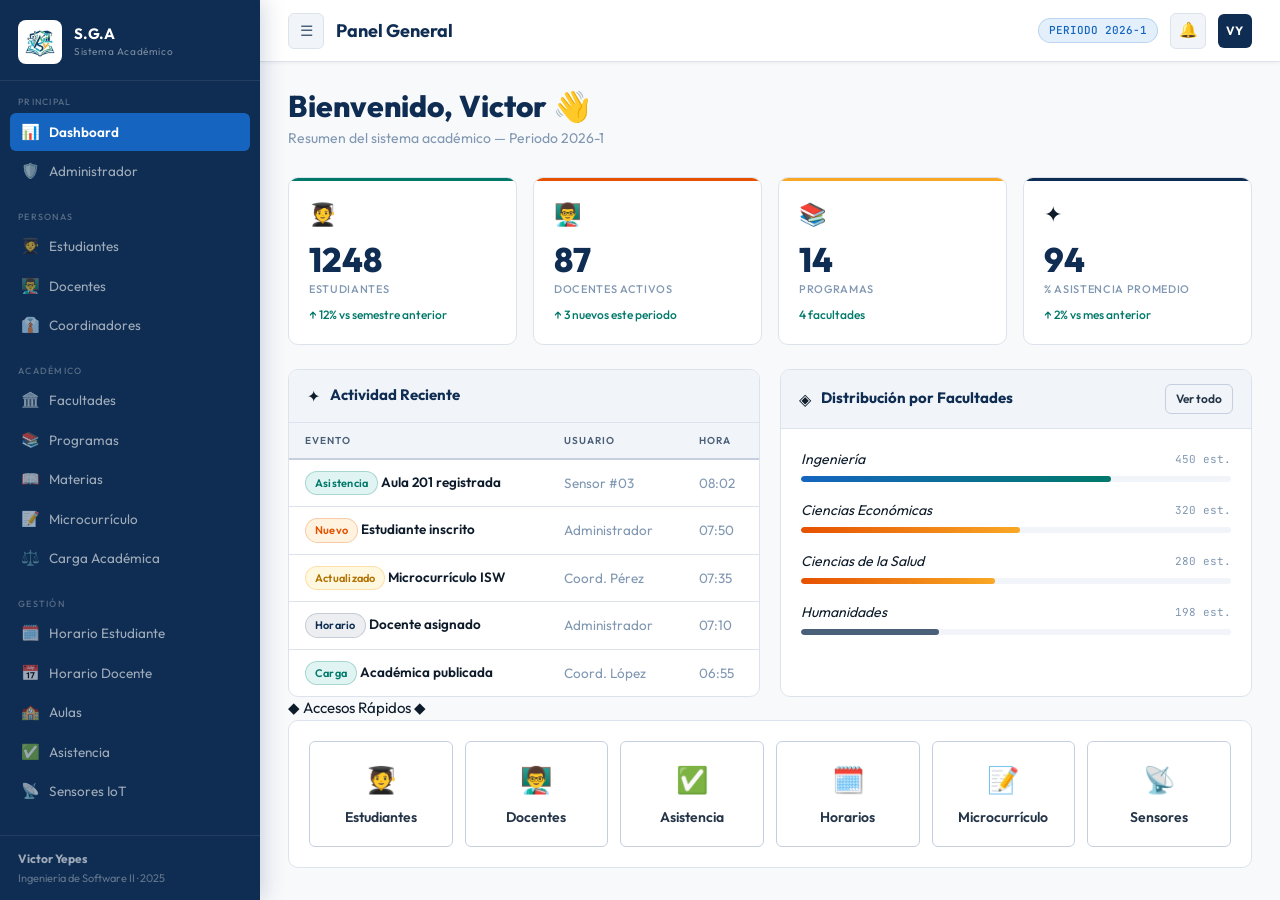
<file: index.html>
<!DOCTYPE html>
<html lang="es">
<head>
  <meta charset="UTF-8"/>
  <meta name="viewport" content="width=device-width, initial-scale=1.0"/>
  <title>SGA · Dashboard</title>
    <link rel="icon" type="image/x-icon" href="favicon.ico"/>
  <link rel="stylesheet" href="css/styles.css"/>
</head>
<body>
<aside class="sidebar" id="sidebar">
  <div class="sidebar-logo">
    <img src="logo.png" alt="Logo" class="logo-img"/>
    <div>
      <div class="logo-text">S.G.A</div>
      <span class="logo-sub">Sistema Académico</span>
    </div>
  </div>
  <div class="sidebar-section">
    <div class="sidebar-label">Principal</div>
    <a href="index.html" class="nav-item active"><span class="nav-icon">📊</span> Dashboard</a>
    <a href="administrador.html" class="nav-item "><span class="nav-icon">🛡️</span> Administrador</a>
  </div>
  <div class="sidebar-section">
    <div class="sidebar-label">Personas</div>
    <a href="estudiantes.html" class="nav-item "><span class="nav-icon">🧑‍🎓</span> Estudiantes</a>
    <a href="docentes.html" class="nav-item "><span class="nav-icon">👨‍🏫</span> Docentes</a>
    <a href="coordinadores.html" class="nav-item "><span class="nav-icon">👔</span> Coordinadores</a>
  </div>
  <div class="sidebar-section">
    <div class="sidebar-label">Académico</div>
    <a href="facultades.html" class="nav-item "><span class="nav-icon">🏛️</span> Facultades</a>
    <a href="programas.html" class="nav-item "><span class="nav-icon">📚</span> Programas</a>
    <a href="materias.html" class="nav-item "><span class="nav-icon">📖</span> Materias</a>
    <a href="microcurriculo.html" class="nav-item "><span class="nav-icon">📝</span> Microcurrículo</a>
    <a href="carga-academica.html" class="nav-item "><span class="nav-icon">⚖️</span> Carga Académica</a>
  </div>
  <div class="sidebar-section">
    <div class="sidebar-label">Gestión</div>
    <a href="horario-estudiante.html" class="nav-item "><span class="nav-icon">🗓️</span> Horario Estudiante</a>
    <a href="horario-docente.html" class="nav-item "><span class="nav-icon">📅</span> Horario Docente</a>
    <a href="aulas.html" class="nav-item "><span class="nav-icon">🏫</span> Aulas</a>
    <a href="asistencia.html" class="nav-item "><span class="nav-icon">✅</span> Asistencia</a>
    <a href="sensores.html" class="nav-item "><span class="nav-icon">📡</span> Sensores IoT</a>
  </div>
  <div class="sidebar-footer">
    <strong>Victor Yepes</strong>
    Ingeniería de Software II · 2025
  </div>
</aside>


<div class="main">
  <header class="topbar">
    <button class="btn-icon" onclick="toggleSidebar()">☰</button>
    <span class="topbar-title">Panel General</span>
    <span class="topbar-badge">PERIODO 2026-1</span>
    <div class="btn-icon">🔔</div>
    <div class="avatar">VY</div>
  </header>

  <div class="page-content">
    <div class="page-header fade-up">
      <h1 class="page-title">Bienvenido, Victor 👋</h1>
      <p class="page-subtitle">Resumen del sistema académico — Periodo 2026-1</p>
    </div>

    <div class="stats-grid">
      <div class="stat-card teal fade-up fade-up-1">
        <div class="stat-icon">🧑‍🎓</div>
        <div class="stat-value" data-count="1248">0</div>
        <div class="stat-label">Estudiantes</div>
        <div class="stat-delta">↑ 12% vs semestre anterior</div>
      </div>
      <div class="stat-card orange fade-up fade-up-2">
        <div class="stat-icon">👨‍🏫</div>
        <div class="stat-value" data-count="87">0</div>
        <div class="stat-label">Docentes activos</div>
        <div class="stat-delta">↑ 3 nuevos este periodo</div>
      </div>
      <div class="stat-card gold fade-up fade-up-3">
        <div class="stat-icon">📚</div>
        <div class="stat-value" data-count="14">0</div>
        <div class="stat-label">Programas</div>
        <div class="stat-delta">4 facultades</div>
      </div>
      <div class="stat-card navy fade-up fade-up-4">
        <div class="stat-icon">✦</div>
        <div class="stat-value" data-count="94">0</div>
        <div class="stat-label">% Asistencia promedio</div>
        <div class="stat-delta">↑ 2% vs mes anterior</div>
      </div>
    </div>

    <div class="grid-2">
      <div class="card fade-up">
        <div class="card-header">
          <span style="color:var(--copper);font-size:16px">✦</span>
          <span class="card-title">Actividad Reciente</span>
        </div>
        <div class="card-body" style="padding:0">
          <table>
            <thead>
              <tr><th>Evento</th><th>Usuario</th><th>Hora</th></tr>
            </thead>
            <tbody>
              <tr><td><span class="badge badge-green">Asistencia</span> Aula 201 registrada</td><td class="text-muted italic">Sensor #03</td><td class="text-muted">08:02</td></tr>
              <tr><td><span class="badge badge-orange">Nuevo</span> Estudiante inscrito</td><td class="text-muted italic">Administrador</td><td class="text-muted">07:50</td></tr>
              <tr><td><span class="badge badge-gold">Actualizado</span> Microcurrículo ISW</td><td class="text-muted italic">Coord. Pérez</td><td class="text-muted">07:35</td></tr>
              <tr><td><span class="badge badge-navy">Horario</span> Docente asignado</td><td class="text-muted italic">Administrador</td><td class="text-muted">07:10</td></tr>
              <tr><td><span class="badge badge-green">Carga</span> Académica publicada</td><td class="text-muted italic">Coord. López</td><td class="text-muted">06:55</td></tr>
            </tbody>
          </table>
        </div>
      </div>

      <div class="card fade-up fade-up-2">
        <div class="card-header">
          <span style="color:var(--copper);font-size:16px">◈</span>
          <span class="card-title">Distribución por Facultades</span>
          <a href="facultades.html" class="btn btn-outline btn-sm">Ver todo</a>
        </div>
        <div class="card-body">
          <div style="display:flex;flex-direction:column;gap:18px">
            <div>
              <div class="flex items-center gap-2" style="margin-bottom:6px">
                <span style="font-size:14px;flex:1;font-style:italic">Ingeniería</span>
                <span class="text-muted text-sm" style="font-family:'JetBrains Mono',monospace;font-size:11px">450 est.</span>
              </div>
              <div class="progress-bar"><div class="progress-fill" style="width:72%"></div></div>
            </div>
            <div>
              <div class="flex items-center gap-2" style="margin-bottom:6px">
                <span style="font-size:14px;flex:1;font-style:italic">Ciencias Económicas</span>
                <span class="text-muted text-sm" style="font-family:'JetBrains Mono',monospace;font-size:11px">320 est.</span>
              </div>
              <div class="progress-bar"><div class="progress-fill orange" style="width:51%"></div></div>
            </div>
            <div>
              <div class="flex items-center gap-2" style="margin-bottom:6px">
                <span style="font-size:14px;flex:1;font-style:italic">Ciencias de la Salud</span>
                <span class="text-muted text-sm" style="font-family:'JetBrains Mono',monospace;font-size:11px">280 est.</span>
              </div>
              <div class="progress-bar"><div class="progress-fill orange" style="width:45%"></div></div>
            </div>
            <div>
              <div class="flex items-center gap-2" style="margin-bottom:6px">
                <span style="font-size:14px;flex:1;font-style:italic">Humanidades</span>
                <span class="text-muted text-sm" style="font-family:'JetBrains Mono',monospace;font-size:11px">198 est.</span>
              </div>
              <div class="progress-bar"><div class="progress-fill" style="width:32%;background:var(--ink3)"></div></div>
            </div>
          </div>
        </div>
      </div>
    </div>

    <div class="ornament">◆ Accesos Rápidos ◆</div>

    <div class="card fade-up">
      <div class="card-body">
        <div style="display:grid;grid-template-columns:repeat(auto-fill,minmax(140px,1fr));gap:12px">
          <a href="estudiantes.html" class="btn btn-outline" style="flex-direction:column;padding:18px;gap:8px;text-align:center;font-size:14px">
            <span style="font-size:26px">🧑‍🎓</span>Estudiantes
          </a>
          <a href="docentes.html" class="btn btn-outline" style="flex-direction:column;padding:18px;gap:8px;text-align:center;font-size:14px">
            <span style="font-size:26px">👨‍🏫</span>Docentes
          </a>
          <a href="asistencia.html" class="btn btn-outline" style="flex-direction:column;padding:18px;gap:8px;text-align:center;font-size:14px">
            <span style="font-size:26px">✅</span>Asistencia
          </a>
          <a href="horario-estudiante.html" class="btn btn-outline" style="flex-direction:column;padding:18px;gap:8px;text-align:center;font-size:14px">
            <span style="font-size:26px">🗓️</span>Horarios
          </a>
          <a href="microcurriculo.html" class="btn btn-outline" style="flex-direction:column;padding:18px;gap:8px;text-align:center;font-size:14px">
            <span style="font-size:26px">📝</span>Microcurrículo
          </a>
          <a href="sensores.html" class="btn btn-outline" style="flex-direction:column;padding:18px;gap:8px;text-align:center;font-size:14px">
            <span style="font-size:26px">📡</span>Sensores
          </a>
        </div>
      </div>
    </div>
  </div>
</div>
<script src="js/app.js"></script>
</body>
</html>
</file>
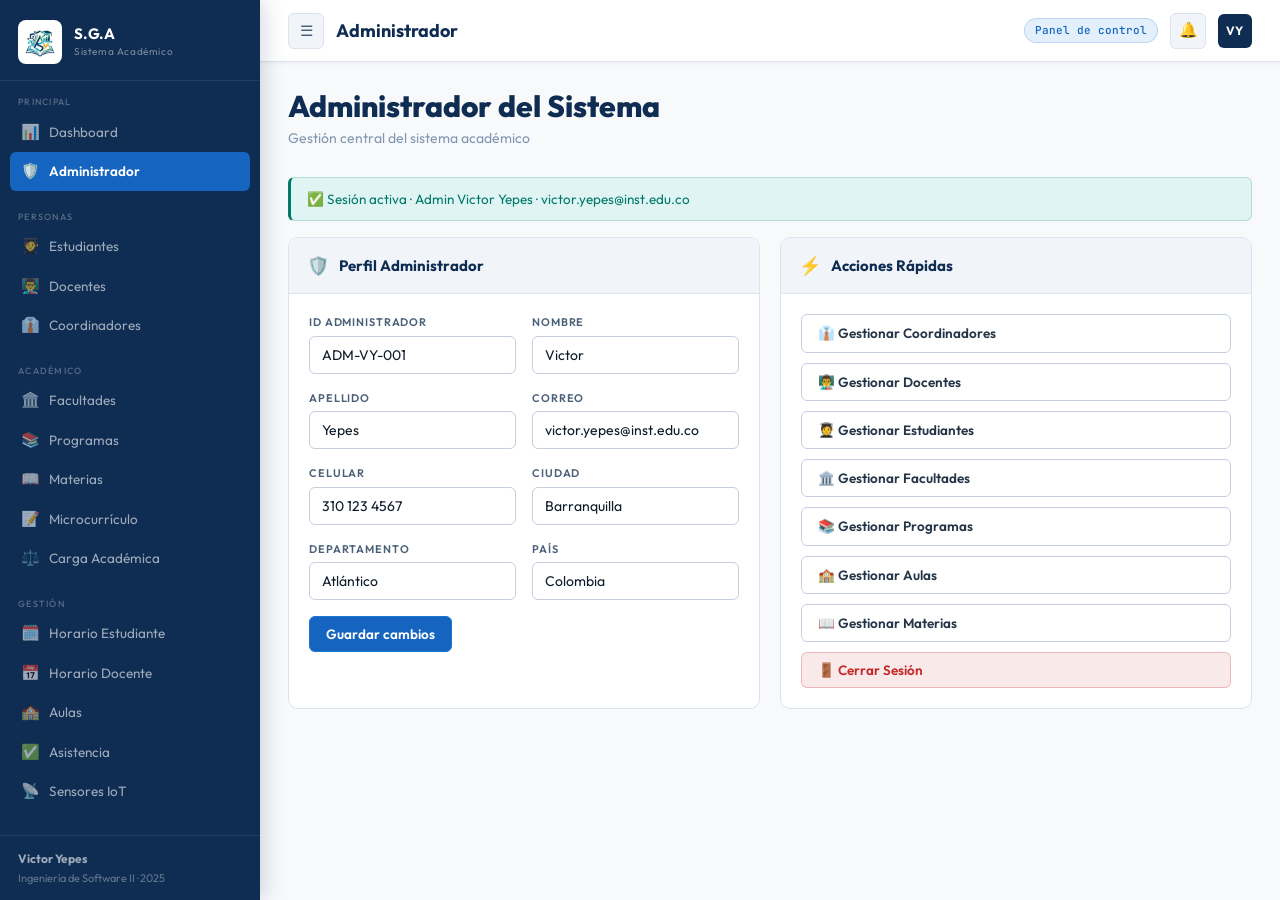
<file: administrador.html>
<!DOCTYPE html>
<html lang="es">
<head>
  <meta charset="UTF-8"/>
  <meta name="viewport" content="width=device-width, initial-scale=1.0"/>
  <title>SGA · Administrador</title>
    <link rel="icon" type="image/x-icon" href="favicon.ico"/>
  <link rel="stylesheet" href="css/styles.css"/>
</head>
<body>
<aside class="sidebar" id="sidebar">
  <div class="sidebar-logo">
    <img src="logo.png" alt="Logo" class="logo-img"/>
    <div>
      <div class="logo-text">S.G.A</div>
      <span class="logo-sub">Sistema Académico</span>
    </div>
  </div>
  <div class="sidebar-section">
    <div class="sidebar-label">Principal</div>
    <a href="index.html" class="nav-item "><span class="nav-icon">📊</span> Dashboard</a>
    <a href="administrador.html" class="nav-item active"><span class="nav-icon">🛡️</span> Administrador</a>
  </div>
  <div class="sidebar-section">
    <div class="sidebar-label">Personas</div>
    <a href="estudiantes.html" class="nav-item "><span class="nav-icon">🧑‍🎓</span> Estudiantes</a>
    <a href="docentes.html" class="nav-item "><span class="nav-icon">👨‍🏫</span> Docentes</a>
    <a href="coordinadores.html" class="nav-item "><span class="nav-icon">👔</span> Coordinadores</a>
  </div>
  <div class="sidebar-section">
    <div class="sidebar-label">Académico</div>
    <a href="facultades.html" class="nav-item "><span class="nav-icon">🏛️</span> Facultades</a>
    <a href="programas.html" class="nav-item "><span class="nav-icon">📚</span> Programas</a>
    <a href="materias.html" class="nav-item "><span class="nav-icon">📖</span> Materias</a>
    <a href="microcurriculo.html" class="nav-item "><span class="nav-icon">📝</span> Microcurrículo</a>
    <a href="carga-academica.html" class="nav-item "><span class="nav-icon">⚖️</span> Carga Académica</a>
  </div>
  <div class="sidebar-section">
    <div class="sidebar-label">Gestión</div>
    <a href="horario-estudiante.html" class="nav-item "><span class="nav-icon">🗓️</span> Horario Estudiante</a>
    <a href="horario-docente.html" class="nav-item "><span class="nav-icon">📅</span> Horario Docente</a>
    <a href="aulas.html" class="nav-item "><span class="nav-icon">🏫</span> Aulas</a>
    <a href="asistencia.html" class="nav-item "><span class="nav-icon">✅</span> Asistencia</a>
    <a href="sensores.html" class="nav-item "><span class="nav-icon">📡</span> Sensores IoT</a>
  </div>
  <div class="sidebar-footer">
    <strong>Victor Yepes</strong>
    Ingeniería de Software II · 2025
  </div>
</aside>

<div class="main">
  <header class="topbar">
    <button class="btn-icon" onclick="toggleSidebar()">☰</button>
    <span class="topbar-title">Administrador</span>
    <span class="topbar-badge">Panel de control</span>
    <div class="btn-icon">🔔</div><div class="avatar">VY</div>
  </header>
  <div class="page-content">

    <div class="page-header fade-up"><h1 class="page-title">Administrador del Sistema</h1><p class="page-subtitle">Gestión central del sistema académico</p></div>
    <div class="alert alert-success fade-up">✅ Sesión activa · Admin Victor Yepes · victor.yepes@inst.edu.co</div>
    <div class="grid-2">
      <div class="card fade-up">
        <div class="card-header"><span style="font-size:18px">🛡️</span><span class="card-title">Perfil Administrador</span></div>
        <div class="card-body"><div class="form-grid form-grid-2">
          <div class="form-group"><label class="form-label">ID Administrador</label><input class="form-input" value="ADM-VY-001"/></div>
          <div class="form-group"><label class="form-label">Nombre</label><input class="form-input" value="Victor"/></div>
          <div class="form-group"><label class="form-label">Apellido</label><input class="form-input" value="Yepes"/></div>
          <div class="form-group"><label class="form-label">Correo</label><input class="form-input" value="victor.yepes@inst.edu.co"/></div>
          <div class="form-group"><label class="form-label">Celular</label><input class="form-input" value="310 123 4567"/></div>
          <div class="form-group"><label class="form-label">Ciudad</label><input class="form-input" value="Barranquilla"/></div>
          <div class="form-group"><label class="form-label">Departamento</label><input class="form-input" value="Atlántico"/></div>
          <div class="form-group"><label class="form-label">País</label><input class="form-input" value="Colombia"/></div>
        </div>
        <div class="mt-4"><button class="btn btn-primary" onclick="toast('Perfil actualizado','success')">Guardar cambios</button></div>
        </div>
      </div>
      <div class="card fade-up fade-up-2">
        <div class="card-header"><span style="font-size:18px">⚡</span><span class="card-title">Acciones Rápidas</span></div>
        <div class="card-body" style="display:flex;flex-direction:column;gap:10px">
          <a href="coordinadores.html" class="btn btn-outline" style="justify-content:flex-start">👔 Gestionar Coordinadores</a>
          <a href="docentes.html" class="btn btn-outline" style="justify-content:flex-start">👨‍🏫 Gestionar Docentes</a>
          <a href="estudiantes.html" class="btn btn-outline" style="justify-content:flex-start">🧑‍🎓 Gestionar Estudiantes</a>
          <a href="facultades.html" class="btn btn-outline" style="justify-content:flex-start">🏛️ Gestionar Facultades</a>
          <a href="programas.html" class="btn btn-outline" style="justify-content:flex-start">📚 Gestionar Programas</a>
          <a href="aulas.html" class="btn btn-outline" style="justify-content:flex-start">🏫 Gestionar Aulas</a>
          <a href="materias.html" class="btn btn-outline" style="justify-content:flex-start">📖 Gestionar Materias</a>
          <button class="btn btn-danger" style="justify-content:flex-start" onclick="toast('Sesión cerrada','error')">🚪 Cerrar Sesión</button>
        </div>
      </div>
    </div>

  </div>
</div>
<script src="js/app.js"></script>

</body>
</html>
</file>
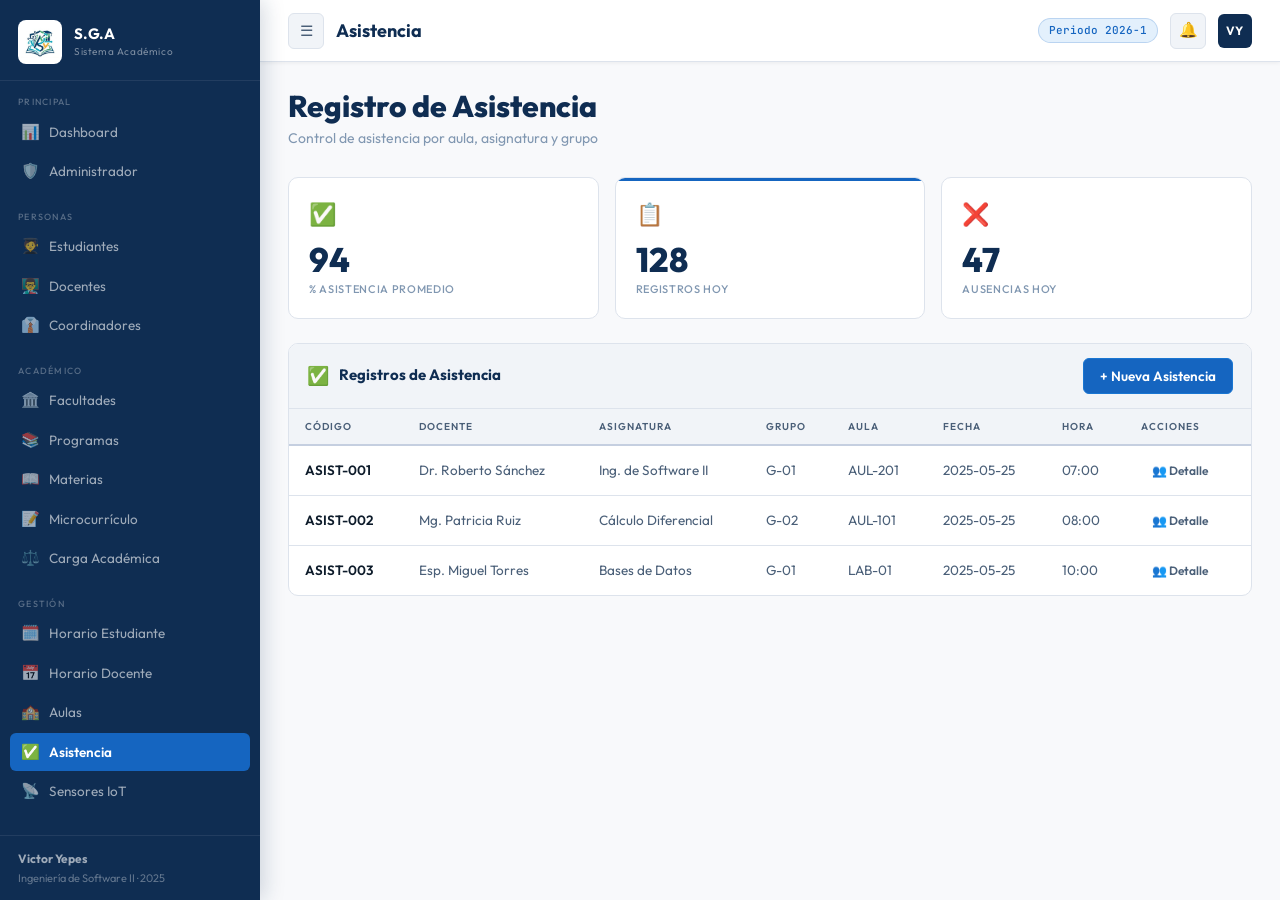
<file: asistencia.html>
<!DOCTYPE html>
<html lang="es">
<head>
  <meta charset="UTF-8"/>
  <meta name="viewport" content="width=device-width, initial-scale=1.0"/>
  <title>SGA · Asistencia</title>
    <link rel="icon" type="image/x-icon" href="favicon.ico"/>
  <link rel="stylesheet" href="css/styles.css"/>
</head>
<body>
<aside class="sidebar" id="sidebar">
  <div class="sidebar-logo">
    <img src="logo.png" alt="Logo" class="logo-img"/>
    <div>
      <div class="logo-text">S.G.A</div>
      <span class="logo-sub">Sistema Académico</span>
    </div>
  </div>
  <div class="sidebar-section">
    <div class="sidebar-label">Principal</div>
    <a href="index.html" class="nav-item "><span class="nav-icon">📊</span> Dashboard</a>
    <a href="administrador.html" class="nav-item "><span class="nav-icon">🛡️</span> Administrador</a>
  </div>
  <div class="sidebar-section">
    <div class="sidebar-label">Personas</div>
    <a href="estudiantes.html" class="nav-item "><span class="nav-icon">🧑‍🎓</span> Estudiantes</a>
    <a href="docentes.html" class="nav-item "><span class="nav-icon">👨‍🏫</span> Docentes</a>
    <a href="coordinadores.html" class="nav-item "><span class="nav-icon">👔</span> Coordinadores</a>
  </div>
  <div class="sidebar-section">
    <div class="sidebar-label">Académico</div>
    <a href="facultades.html" class="nav-item "><span class="nav-icon">🏛️</span> Facultades</a>
    <a href="programas.html" class="nav-item "><span class="nav-icon">📚</span> Programas</a>
    <a href="materias.html" class="nav-item "><span class="nav-icon">📖</span> Materias</a>
    <a href="microcurriculo.html" class="nav-item "><span class="nav-icon">📝</span> Microcurrículo</a>
    <a href="carga-academica.html" class="nav-item "><span class="nav-icon">⚖️</span> Carga Académica</a>
  </div>
  <div class="sidebar-section">
    <div class="sidebar-label">Gestión</div>
    <a href="horario-estudiante.html" class="nav-item "><span class="nav-icon">🗓️</span> Horario Estudiante</a>
    <a href="horario-docente.html" class="nav-item "><span class="nav-icon">📅</span> Horario Docente</a>
    <a href="aulas.html" class="nav-item "><span class="nav-icon">🏫</span> Aulas</a>
    <a href="asistencia.html" class="nav-item active"><span class="nav-icon">✅</span> Asistencia</a>
    <a href="sensores.html" class="nav-item "><span class="nav-icon">📡</span> Sensores IoT</a>
  </div>
  <div class="sidebar-footer">
    <strong>Victor Yepes</strong>
    Ingeniería de Software II · 2025
  </div>
</aside>

<div class="main">
  <header class="topbar">
    <button class="btn-icon" onclick="toggleSidebar()">☰</button>
    <span class="topbar-title">Asistencia</span>
    <span class="topbar-badge">Periodo 2026-1</span>
    <div class="btn-icon">🔔</div><div class="avatar">VY</div>
  </header>
  <div class="page-content">

    <div class="page-header fade-up"><h1 class="page-title">Registro de Asistencia</h1><p class="page-subtitle">Control de asistencia por aula, asignatura y grupo</p></div>
    <div class="stats-grid">
      <div class="stat-card green fade-up"><div class="stat-icon">✅</div><div class="stat-value" data-count="94">0</div><div class="stat-label">% Asistencia promedio</div></div>
      <div class="stat-card blue fade-up fade-up-1"><div class="stat-icon">📋</div><div class="stat-value" data-count="128">0</div><div class="stat-label">Registros hoy</div></div>
      <div class="stat-card red fade-up fade-up-2"><div class="stat-icon">❌</div><div class="stat-value" data-count="47">0</div><div class="stat-label">Ausencias hoy</div></div>
    </div>
    <div class="card fade-up">
      <div class="card-header"><span style="font-size:18px">✅</span><span class="card-title">Registros de Asistencia</span><button class="btn btn-primary" onclick="openModal('modal-asist')">+ Nueva Asistencia</button></div>
      <div class="table-wrap">
        <table><thead><tr><th>Código</th><th>Docente</th><th>Asignatura</th><th>Grupo</th><th>Aula</th><th>Fecha</th><th>Hora</th><th>Acciones</th></tr></thead>
          <tbody>
            <tr><td>ASIST-001</td><td>Dr. Roberto Sánchez</td><td>Ing. de Software II</td><td>G-01</td><td>AUL-201</td><td>2025-05-25</td><td>07:00</td><td><div class="flex gap-2"><button class="btn btn-ghost btn-sm" onclick="openModal('modal-detalle')">👥 Detalle</button></div></td></tr>
            <tr><td>ASIST-002</td><td>Mg. Patricia Ruiz</td><td>Cálculo Diferencial</td><td>G-02</td><td>AUL-101</td><td>2025-05-25</td><td>08:00</td><td><div class="flex gap-2"><button class="btn btn-ghost btn-sm" onclick="openModal('modal-detalle')">👥 Detalle</button></div></td></tr>
            <tr><td>ASIST-003</td><td>Esp. Miguel Torres</td><td>Bases de Datos</td><td>G-01</td><td>LAB-01</td><td>2025-05-25</td><td>10:00</td><td><div class="flex gap-2"><button class="btn btn-ghost btn-sm" onclick="openModal('modal-detalle')">👥 Detalle</button></div></td></tr>
          </tbody>
        </table>
      </div>
    </div>
    <div class="modal-overlay" id="modal-asist">
      <div class="modal">
        <div class="modal-header"><span style="font-size:20px">✅</span><span class="modal-title">Registrar Asistencia</span><button class="btn-icon" onclick="closeModal('modal-asist')">✕</button></div>
        <div class="modal-body"><div class="form-grid form-grid-2">
          <div class="form-group"><label class="form-label">Docente Responsable</label><select class="form-select"><option>Dr. Roberto Sánchez</option><option>Mg. Patricia Ruiz</option><option>Esp. Miguel Torres</option></select></div>
          <div class="form-group"><label class="form-label">Asignatura</label><input class="form-input" placeholder="Nombre asignatura"/></div>
          <div class="form-group"><label class="form-label">Código Asignatura</label><input class="form-input" placeholder="ISW-202"/></div>
          <div class="form-group"><label class="form-label">Grupo</label><input class="form-input" placeholder="G-01"/></div>
          <div class="form-group"><label class="form-label">Tema</label><input class="form-input" placeholder="Tema de la sesión"/></div>
          <div class="form-group"><label class="form-label">Aula</label><select class="form-select"><option>AUL-101</option><option>AUL-201</option><option>LAB-01</option></select></div>
          <div class="form-group"><label class="form-label">Fecha</label><input class="form-input" type="date"/></div>
          <div class="form-group"><label class="form-label">Hora</label><input class="form-input" type="time"/></div>
          <div class="form-group"><label class="form-label">Sede</label><input class="form-input" placeholder="Sede principal"/></div>
        </div></div>
        <div class="modal-footer"><button class="btn btn-outline" onclick="closeModal('modal-asist')">Cancelar</button><button class="btn btn-primary" onclick="toast('Asistencia registrada','success');closeModal('modal-asist')">Guardar</button></div>
      </div>
    </div>
    <div class="modal-overlay" id="modal-detalle">
      <div class="modal">
        <div class="modal-header"><span style="font-size:20px">👥</span><span class="modal-title">Detalle de Asistencia · ASIST-001</span><button class="btn-icon" onclick="closeModal('modal-detalle')">✕</button></div>
        <div class="modal-body">
          <div class="alert alert-info">ℹ️ Registros automáticos del sensor SENS-02 · Aula 201</div>
          <table><thead><tr><th>ID</th><th>Nombre</th><th>Apellido</th><th>Correo</th><th>Estado</th></tr></thead>
            <tbody>
              <tr><td>EST-001</td><td>Ana</td><td>Rodríguez</td><td>a.rodriguez@est.edu.co</td><td><span class="badge badge-green">Presente</span></td></tr>
              <tr><td>EST-002</td><td>Victor</td><td>Gómez</td><td>c.gomez@est.edu.co</td><td><span class="badge badge-green">Presente</span></td></tr>
              <tr><td>EST-005</td><td>Valentina</td><td>Mora</td><td>v.mora@est.edu.co</td><td><span class="badge badge-red">Ausente</span></td></tr>
            </tbody>
          </table>
        </div>
        <div class="modal-footer"><button class="btn btn-outline" onclick="closeModal('modal-detalle')">Cerrar</button></div>
      </div>
    </div>

  </div>
</div>
<script src="js/app.js"></script>

</body>
</html>
</file>
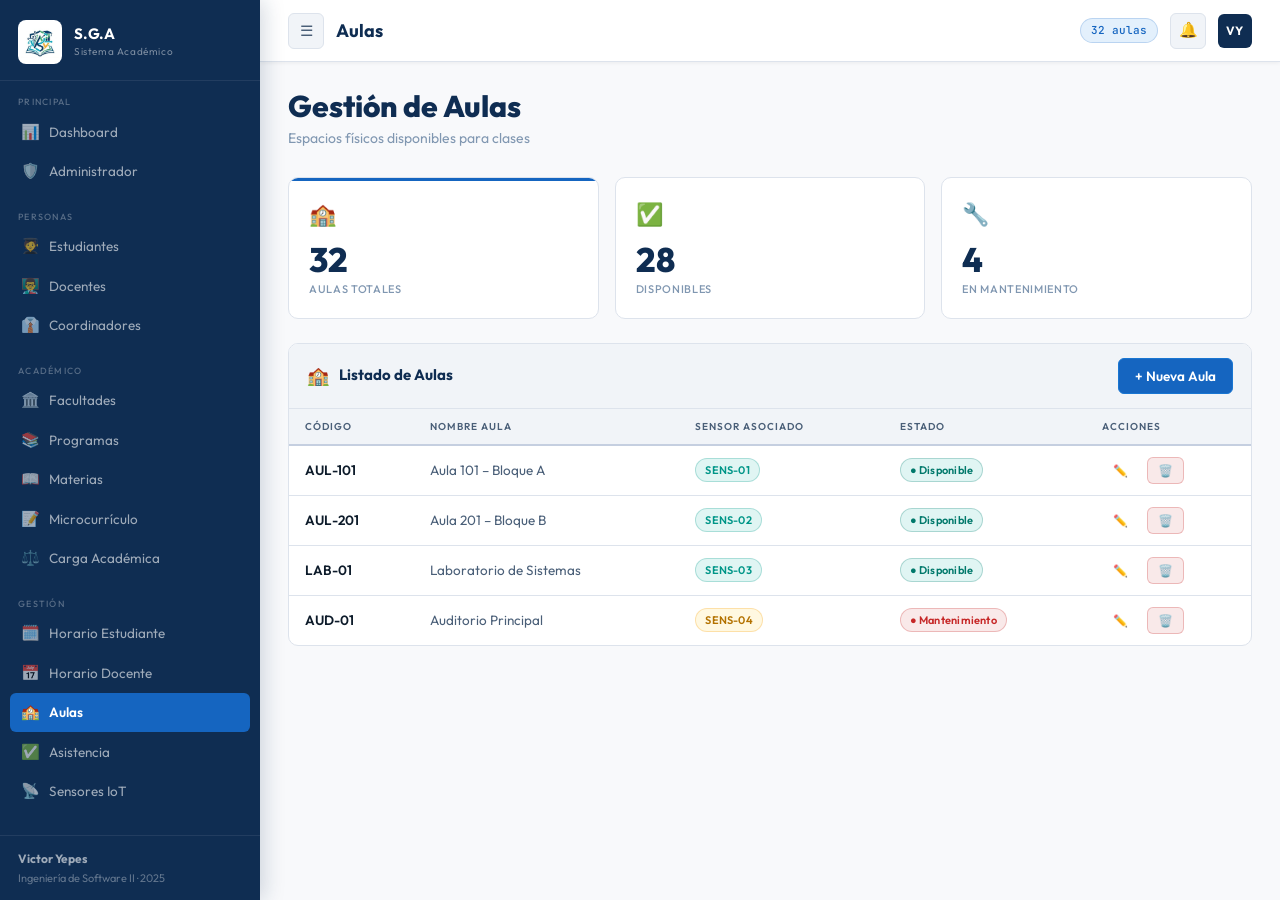
<file: aulas.html>
<!DOCTYPE html>
<html lang="es">
<head>
  <meta charset="UTF-8"/>
  <meta name="viewport" content="width=device-width, initial-scale=1.0"/>
  <title>SGA · Aulas</title>
    <link rel="icon" type="image/x-icon" href="favicon.ico"/>
  <link rel="stylesheet" href="css/styles.css"/>
</head>
<body>
<aside class="sidebar" id="sidebar">
  <div class="sidebar-logo">
    <img src="logo.png" alt="Logo" class="logo-img"/>
    <div>
      <div class="logo-text">S.G.A</div>
      <span class="logo-sub">Sistema Académico</span>
    </div>
  </div>
  <div class="sidebar-section">
    <div class="sidebar-label">Principal</div>
    <a href="index.html" class="nav-item "><span class="nav-icon">📊</span> Dashboard</a>
    <a href="administrador.html" class="nav-item "><span class="nav-icon">🛡️</span> Administrador</a>
  </div>
  <div class="sidebar-section">
    <div class="sidebar-label">Personas</div>
    <a href="estudiantes.html" class="nav-item "><span class="nav-icon">🧑‍🎓</span> Estudiantes</a>
    <a href="docentes.html" class="nav-item "><span class="nav-icon">👨‍🏫</span> Docentes</a>
    <a href="coordinadores.html" class="nav-item "><span class="nav-icon">👔</span> Coordinadores</a>
  </div>
  <div class="sidebar-section">
    <div class="sidebar-label">Académico</div>
    <a href="facultades.html" class="nav-item "><span class="nav-icon">🏛️</span> Facultades</a>
    <a href="programas.html" class="nav-item "><span class="nav-icon">📚</span> Programas</a>
    <a href="materias.html" class="nav-item "><span class="nav-icon">📖</span> Materias</a>
    <a href="microcurriculo.html" class="nav-item "><span class="nav-icon">📝</span> Microcurrículo</a>
    <a href="carga-academica.html" class="nav-item "><span class="nav-icon">⚖️</span> Carga Académica</a>
  </div>
  <div class="sidebar-section">
    <div class="sidebar-label">Gestión</div>
    <a href="horario-estudiante.html" class="nav-item "><span class="nav-icon">🗓️</span> Horario Estudiante</a>
    <a href="horario-docente.html" class="nav-item "><span class="nav-icon">📅</span> Horario Docente</a>
    <a href="aulas.html" class="nav-item active"><span class="nav-icon">🏫</span> Aulas</a>
    <a href="asistencia.html" class="nav-item "><span class="nav-icon">✅</span> Asistencia</a>
    <a href="sensores.html" class="nav-item "><span class="nav-icon">📡</span> Sensores IoT</a>
  </div>
  <div class="sidebar-footer">
    <strong>Victor Yepes</strong>
    Ingeniería de Software II · 2025
  </div>
</aside>

<div class="main">
  <header class="topbar">
    <button class="btn-icon" onclick="toggleSidebar()">☰</button>
    <span class="topbar-title">Aulas</span>
    <span class="topbar-badge">32 aulas</span>
    <div class="btn-icon">🔔</div><div class="avatar">VY</div>
  </header>
  <div class="page-content">

    <div class="page-header fade-up"><h1 class="page-title">Gestión de Aulas</h1><p class="page-subtitle">Espacios físicos disponibles para clases</p></div>
    <div class="stats-grid">
      <div class="stat-card blue fade-up"><div class="stat-icon">🏫</div><div class="stat-value" data-count="32">0</div><div class="stat-label">Aulas totales</div></div>
      <div class="stat-card green fade-up fade-up-1"><div class="stat-icon">✅</div><div class="stat-value" data-count="28">0</div><div class="stat-label">Disponibles</div></div>
      <div class="stat-card red fade-up fade-up-2"><div class="stat-icon">🔧</div><div class="stat-value" data-count="4">0</div><div class="stat-label">En mantenimiento</div></div>
    </div>
    <div class="card fade-up">
      <div class="card-header"><span style="font-size:18px">🏫</span><span class="card-title">Listado de Aulas</span><button class="btn btn-primary" onclick="openModal('modal-aula')">+ Nueva Aula</button></div>
      <div class="table-wrap">
        <table><thead><tr><th>Código</th><th>Nombre Aula</th><th>Sensor Asociado</th><th>Estado</th><th>Acciones</th></tr></thead>
          <tbody>
            <tr><td>AUL-101</td><td>Aula 101 – Bloque A</td><td><span class="badge badge-cyan">SENS-01</span></td><td><span class="badge badge-green">● Disponible</span></td><td><div class="flex gap-2"><button class="btn btn-ghost btn-sm" onclick="openModal('modal-aula')">✏️</button><button class="btn btn-danger btn-sm">🗑️</button></div></td></tr>
            <tr><td>AUL-201</td><td>Aula 201 – Bloque B</td><td><span class="badge badge-cyan">SENS-02</span></td><td><span class="badge badge-green">● Disponible</span></td><td><div class="flex gap-2"><button class="btn btn-ghost btn-sm" onclick="openModal('modal-aula')">✏️</button><button class="btn btn-danger btn-sm">🗑️</button></div></td></tr>
            <tr><td>LAB-01</td><td>Laboratorio de Sistemas</td><td><span class="badge badge-cyan">SENS-03</span></td><td><span class="badge badge-green">● Disponible</span></td><td><div class="flex gap-2"><button class="btn btn-ghost btn-sm" onclick="openModal('modal-aula')">✏️</button><button class="btn btn-danger btn-sm">🗑️</button></div></td></tr>
            <tr><td>AUD-01</td><td>Auditorio Principal</td><td><span class="badge badge-gold">SENS-04</span></td><td><span class="badge badge-red">● Mantenimiento</span></td><td><div class="flex gap-2"><button class="btn btn-ghost btn-sm" onclick="openModal('modal-aula')">✏️</button><button class="btn btn-danger btn-sm">🗑️</button></div></td></tr>
          </tbody>
        </table>
      </div>
    </div>
    <div class="modal-overlay" id="modal-aula">
      <div class="modal">
        <div class="modal-header"><span style="font-size:20px">🏫</span><span class="modal-title">Registrar Aula</span><button class="btn-icon" onclick="closeModal('modal-aula')">✕</button></div>
        <div class="modal-body"><div class="form-grid form-grid-2">
          <div class="form-group"><label class="form-label">Código Aula</label><input class="form-input" placeholder="AUL-XXX"/></div>
          <div class="form-group"><label class="form-label">Nombre Aula</label><input class="form-input" placeholder="Nombre descriptivo"/></div>
        </div></div>
        <div class="modal-footer"><button class="btn btn-outline" onclick="closeModal('modal-aula')">Cancelar</button><button class="btn btn-primary" onclick="toast('Aula registrada','success');closeModal('modal-aula')">Guardar</button></div>
      </div>
    </div>

  </div>
</div>
<script src="js/app.js"></script>
</body>
</html>
</file>
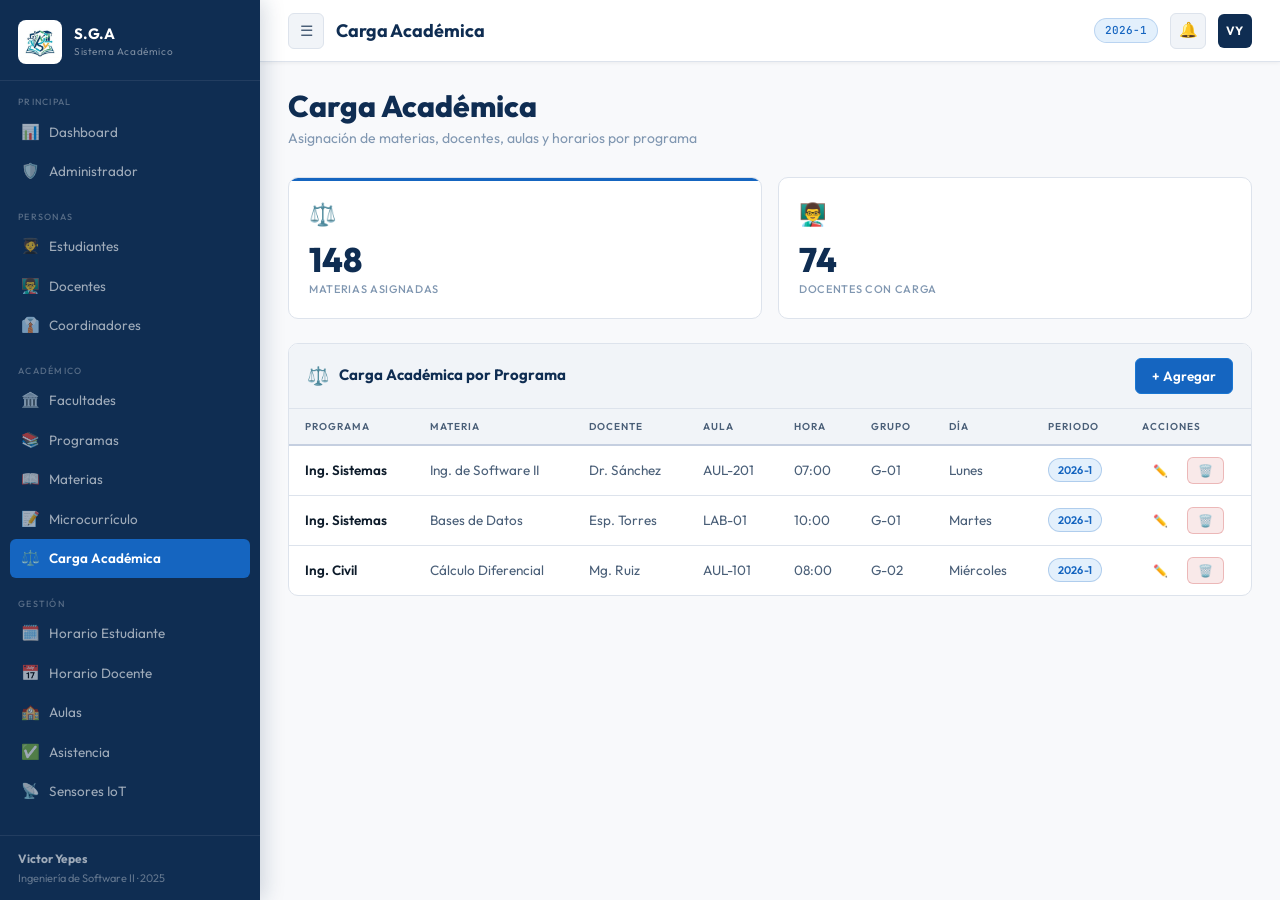
<file: carga-academica.html>
<!DOCTYPE html>
<html lang="es">
<head>
  <meta charset="UTF-8"/>
  <meta name="viewport" content="width=device-width, initial-scale=1.0"/>
  <title>SGA · Carga Académica</title>
    <link rel="icon" type="image/x-icon" href="favicon.ico"/>
  <link rel="stylesheet" href="css/styles.css"/>
</head>
<body>
<aside class="sidebar" id="sidebar">
  <div class="sidebar-logo">
    <img src="logo.png" alt="Logo" class="logo-img"/>
    <div>
      <div class="logo-text">S.G.A</div>
      <span class="logo-sub">Sistema Académico</span>
    </div>
  </div>
  <div class="sidebar-section">
    <div class="sidebar-label">Principal</div>
    <a href="index.html" class="nav-item "><span class="nav-icon">📊</span> Dashboard</a>
    <a href="administrador.html" class="nav-item "><span class="nav-icon">🛡️</span> Administrador</a>
  </div>
  <div class="sidebar-section">
    <div class="sidebar-label">Personas</div>
    <a href="estudiantes.html" class="nav-item "><span class="nav-icon">🧑‍🎓</span> Estudiantes</a>
    <a href="docentes.html" class="nav-item "><span class="nav-icon">👨‍🏫</span> Docentes</a>
    <a href="coordinadores.html" class="nav-item "><span class="nav-icon">👔</span> Coordinadores</a>
  </div>
  <div class="sidebar-section">
    <div class="sidebar-label">Académico</div>
    <a href="facultades.html" class="nav-item "><span class="nav-icon">🏛️</span> Facultades</a>
    <a href="programas.html" class="nav-item "><span class="nav-icon">📚</span> Programas</a>
    <a href="materias.html" class="nav-item "><span class="nav-icon">📖</span> Materias</a>
    <a href="microcurriculo.html" class="nav-item "><span class="nav-icon">📝</span> Microcurrículo</a>
    <a href="carga-academica.html" class="nav-item active"><span class="nav-icon">⚖️</span> Carga Académica</a>
  </div>
  <div class="sidebar-section">
    <div class="sidebar-label">Gestión</div>
    <a href="horario-estudiante.html" class="nav-item "><span class="nav-icon">🗓️</span> Horario Estudiante</a>
    <a href="horario-docente.html" class="nav-item "><span class="nav-icon">📅</span> Horario Docente</a>
    <a href="aulas.html" class="nav-item "><span class="nav-icon">🏫</span> Aulas</a>
    <a href="asistencia.html" class="nav-item "><span class="nav-icon">✅</span> Asistencia</a>
    <a href="sensores.html" class="nav-item "><span class="nav-icon">📡</span> Sensores IoT</a>
  </div>
  <div class="sidebar-footer">
    <strong>Victor Yepes</strong>
    Ingeniería de Software II · 2025
  </div>
</aside>

<div class="main">
  <header class="topbar">
    <button class="btn-icon" onclick="toggleSidebar()">☰</button>
    <span class="topbar-title">Carga Académica</span>
    <span class="topbar-badge">2026-1</span>
    <div class="btn-icon">🔔</div><div class="avatar">VY</div>
  </header>
  <div class="page-content">

    <div class="page-header fade-up"><h1 class="page-title">Carga Académica</h1><p class="page-subtitle">Asignación de materias, docentes, aulas y horarios por programa</p></div>
    <div class="stats-grid">
      <div class="stat-card blue fade-up"><div class="stat-icon">⚖️</div><div class="stat-value" data-count="148">0</div><div class="stat-label">Materias asignadas</div></div>
      <div class="stat-card cyan fade-up fade-up-1"><div class="stat-icon">👨‍🏫</div><div class="stat-value" data-count="74">0</div><div class="stat-label">Docentes con carga</div></div>
    </div>
    <div class="card fade-up">
      <div class="card-header"><span style="font-size:18px">⚖️</span><span class="card-title">Carga Académica por Programa</span><button class="btn btn-primary" onclick="openModal('modal-carga')">+ Agregar</button></div>
      <div class="table-wrap">
        <table><thead><tr><th>Programa</th><th>Materia</th><th>Docente</th><th>Aula</th><th>Hora</th><th>Grupo</th><th>Día</th><th>Periodo</th><th>Acciones</th></tr></thead>
          <tbody>
            <tr><td>Ing. Sistemas</td><td>Ing. de Software II</td><td>Dr. Sánchez</td><td>AUL-201</td><td>07:00</td><td>G-01</td><td>Lunes</td><td><span class="badge badge-blue">2026-1</span></td><td><div class="flex gap-2"><button class="btn btn-ghost btn-sm" onclick="openModal('modal-carga')">✏️</button><button class="btn btn-danger btn-sm">🗑️</button></div></td></tr>
            <tr><td>Ing. Sistemas</td><td>Bases de Datos</td><td>Esp. Torres</td><td>LAB-01</td><td>10:00</td><td>G-01</td><td>Martes</td><td><span class="badge badge-blue">2026-1</span></td><td><div class="flex gap-2"><button class="btn btn-ghost btn-sm" onclick="openModal('modal-carga')">✏️</button><button class="btn btn-danger btn-sm">🗑️</button></div></td></tr>
            <tr><td>Ing. Civil</td><td>Cálculo Diferencial</td><td>Mg. Ruiz</td><td>AUL-101</td><td>08:00</td><td>G-02</td><td>Miércoles</td><td><span class="badge badge-blue">2026-1</span></td><td><div class="flex gap-2"><button class="btn btn-ghost btn-sm" onclick="openModal('modal-carga')">✏️</button><button class="btn btn-danger btn-sm">🗑️</button></div></td></tr>
          </tbody>
        </table>
      </div>
    </div>
    <div class="modal-overlay" id="modal-carga">
      <div class="modal">
        <div class="modal-header"><span style="font-size:20px">⚖️</span><span class="modal-title">Registrar Carga Académica</span><button class="btn-icon" onclick="closeModal('modal-carga')">✕</button></div>
        <div class="modal-body"><div class="form-grid form-grid-2">
          <div class="form-group"><label class="form-label">Programa</label><select class="form-select"><option>Ing. de Sistemas</option><option>Admón. Empresas</option><option>Medicina</option></select></div>
          <div class="form-group"><label class="form-label">Materia</label><select class="form-select"><option>Ing. de Software II</option><option>Bases de Datos</option><option>Cálculo</option></select></div>
          <div class="form-group"><label class="form-label">Docente</label><select class="form-select"><option>Dr. Roberto Sánchez</option><option>Mg. Patricia Ruiz</option><option>Esp. Miguel Torres</option></select></div>
          <div class="form-group"><label class="form-label">Aula</label><select class="form-select"><option>AUL-101</option><option>AUL-201</option><option>LAB-01</option></select></div>
          <div class="form-group"><label class="form-label">Hora</label><input class="form-input" placeholder="07:00"/></div>
          <div class="form-group"><label class="form-label">Grupo</label><input class="form-input" placeholder="G-01"/></div>
          <div class="form-group"><label class="form-label">Día</label><select class="form-select"><option>Lunes</option><option>Martes</option><option>Miércoles</option><option>Jueves</option><option>Viernes</option></select></div>
          <div class="form-group"><label class="form-label">Periodo</label><input class="form-input" placeholder="2026-1"/></div>
        </div></div>
        <div class="modal-footer"><button class="btn btn-outline" onclick="closeModal('modal-carga')">Cancelar</button><button class="btn btn-primary" onclick="toast('Carga académica guardada','success');closeModal('modal-carga')">Guardar</button></div>
      </div>
    </div>

  </div>
</div>
<script src="js/app.js"></script>

</body>
</html>
</file>
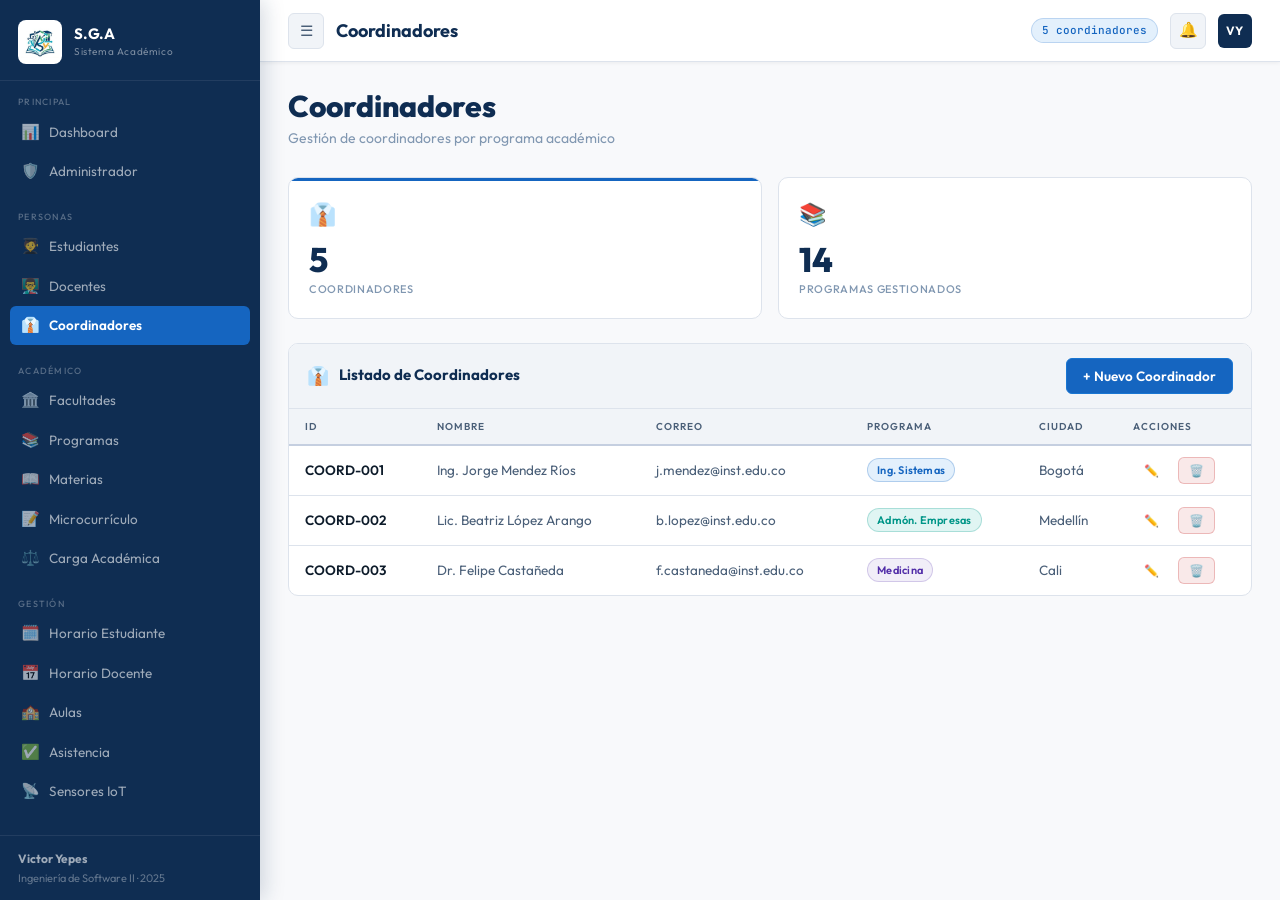
<file: coordinadores.html>
<!DOCTYPE html>
<html lang="es">
<head>
  <meta charset="UTF-8"/>
  <meta name="viewport" content="width=device-width, initial-scale=1.0"/>
  <title>SGA · Coordinadores</title>
    <link rel="icon" type="image/x-icon" href="favicon.ico"/>
  <link rel="stylesheet" href="css/styles.css"/>
</head>
<body>
<aside class="sidebar" id="sidebar">
  <div class="sidebar-logo">
    <img src="logo.png" alt="Logo" class="logo-img"/>
    <div>
      <div class="logo-text">S.G.A</div>
      <span class="logo-sub">Sistema Académico</span>
    </div>
  </div>
  <div class="sidebar-section">
    <div class="sidebar-label">Principal</div>
    <a href="index.html" class="nav-item "><span class="nav-icon">📊</span> Dashboard</a>
    <a href="administrador.html" class="nav-item "><span class="nav-icon">🛡️</span> Administrador</a>
  </div>
  <div class="sidebar-section">
    <div class="sidebar-label">Personas</div>
    <a href="estudiantes.html" class="nav-item "><span class="nav-icon">🧑‍🎓</span> Estudiantes</a>
    <a href="docentes.html" class="nav-item "><span class="nav-icon">👨‍🏫</span> Docentes</a>
    <a href="coordinadores.html" class="nav-item active"><span class="nav-icon">👔</span> Coordinadores</a>
  </div>
  <div class="sidebar-section">
    <div class="sidebar-label">Académico</div>
    <a href="facultades.html" class="nav-item "><span class="nav-icon">🏛️</span> Facultades</a>
    <a href="programas.html" class="nav-item "><span class="nav-icon">📚</span> Programas</a>
    <a href="materias.html" class="nav-item "><span class="nav-icon">📖</span> Materias</a>
    <a href="microcurriculo.html" class="nav-item "><span class="nav-icon">📝</span> Microcurrículo</a>
    <a href="carga-academica.html" class="nav-item "><span class="nav-icon">⚖️</span> Carga Académica</a>
  </div>
  <div class="sidebar-section">
    <div class="sidebar-label">Gestión</div>
    <a href="horario-estudiante.html" class="nav-item "><span class="nav-icon">🗓️</span> Horario Estudiante</a>
    <a href="horario-docente.html" class="nav-item "><span class="nav-icon">📅</span> Horario Docente</a>
    <a href="aulas.html" class="nav-item "><span class="nav-icon">🏫</span> Aulas</a>
    <a href="asistencia.html" class="nav-item "><span class="nav-icon">✅</span> Asistencia</a>
    <a href="sensores.html" class="nav-item "><span class="nav-icon">📡</span> Sensores IoT</a>
  </div>
  <div class="sidebar-footer">
    <strong>Victor Yepes</strong>
    Ingeniería de Software II · 2025
  </div>
</aside>

<div class="main">
  <header class="topbar">
    <button class="btn-icon" onclick="toggleSidebar()">☰</button>
    <span class="topbar-title">Coordinadores</span>
    <span class="topbar-badge">5 coordinadores</span>
    <div class="btn-icon">🔔</div><div class="avatar">VY</div>
  </header>
  <div class="page-content">

    <div class="page-header fade-up">
      <h1 class="page-title">Coordinadores</h1>
      <p class="page-subtitle">Gestión de coordinadores por programa académico</p>
    </div>
    <div class="stats-grid">
      <div class="stat-card blue fade-up"><div class="stat-icon">👔</div><div class="stat-value" data-count="5">0</div><div class="stat-label">Coordinadores</div></div>
      <div class="stat-card purple fade-up fade-up-1"><div class="stat-icon">📚</div><div class="stat-value" data-count="14">0</div><div class="stat-label">Programas gestionados</div></div>
    </div>
    <div class="card fade-up">
      <div class="card-header">
        <span style="font-size:18px">👔</span>
        <span class="card-title">Listado de Coordinadores</span>
        <button class="btn btn-primary" onclick="openModal('modal-coord')">+ Nuevo Coordinador</button>
      </div>
      <div class="table-wrap">
        <table>
          <thead><tr><th>ID</th><th>Nombre</th><th>Correo</th><th>Programa</th><th>Ciudad</th><th>Acciones</th></tr></thead>
          <tbody>
            <tr><td>COORD-001</td><td>Ing. Jorge Mendez Ríos</td><td>j.mendez@inst.edu.co</td><td><span class="badge badge-blue">Ing. Sistemas</span></td><td>Bogotá</td><td><div class="flex gap-2"><button class="btn btn-ghost btn-sm" onclick="openModal('modal-coord')">✏️</button><button class="btn btn-danger btn-sm">🗑️</button></div></td></tr>
            <tr><td>COORD-002</td><td>Lic. Beatriz López Arango</td><td>b.lopez@inst.edu.co</td><td><span class="badge badge-cyan">Admón. Empresas</span></td><td>Medellín</td><td><div class="flex gap-2"><button class="btn btn-ghost btn-sm" onclick="openModal('modal-coord')">✏️</button><button class="btn btn-danger btn-sm">🗑️</button></div></td></tr>
            <tr><td>COORD-003</td><td>Dr. Felipe Castañeda</td><td>f.castaneda@inst.edu.co</td><td><span class="badge badge-purple">Medicina</span></td><td>Cali</td><td><div class="flex gap-2"><button class="btn btn-ghost btn-sm" onclick="openModal('modal-coord')">✏️</button><button class="btn btn-danger btn-sm">🗑️</button></div></td></tr>
          </tbody>
        </table>
      </div>
    </div>
    <div class="modal-overlay" id="modal-coord">
      <div class="modal">
        <div class="modal-header"><span style="font-size:20px">👔</span><span class="modal-title">Registrar Coordinador</span><button class="btn-icon" onclick="closeModal('modal-coord')">✕</button></div>
        <div class="modal-body">
          <div class="form-grid form-grid-2">
            <div class="form-group"><label class="form-label">ID Coordinador</label><input class="form-input" placeholder="COORD-XXX"/></div>
            <div class="form-group"><label class="form-label">Nombre</label><input class="form-input" placeholder="Nombres"/></div>
            <div class="form-group"><label class="form-label">Apellido</label><input class="form-input" placeholder="Apellidos"/></div>
            <div class="form-group"><label class="form-label">Correo</label><input class="form-input" type="email" placeholder="correo@inst.edu.co"/></div>
            <div class="form-group"><label class="form-label">Celular</label><input class="form-input" placeholder="300 000 0000"/></div>
            <div class="form-group"><label class="form-label">Programa</label><select class="form-select"><option>Ing. de Sistemas</option><option>Admón. de Empresas</option><option>Medicina</option><option>Psicología</option></select></div>
            <div class="form-group"><label class="form-label">Ciudad</label><input class="form-input" placeholder="Barranquilla"/></div>
            <div class="form-group"><label class="form-label">Departamento</label><input class="form-input" placeholder="Departamento"/></div>
          </div>
        </div>
        <div class="modal-footer"><button class="btn btn-outline" onclick="closeModal('modal-coord')">Cancelar</button><button class="btn btn-primary" onclick="toast('Coordinador registrado','success');closeModal('modal-coord')">Guardar</button></div>
      </div>
    </div>

  </div>
</div>
<script src="js/app.js"></script>
</body>
</html>
</file>
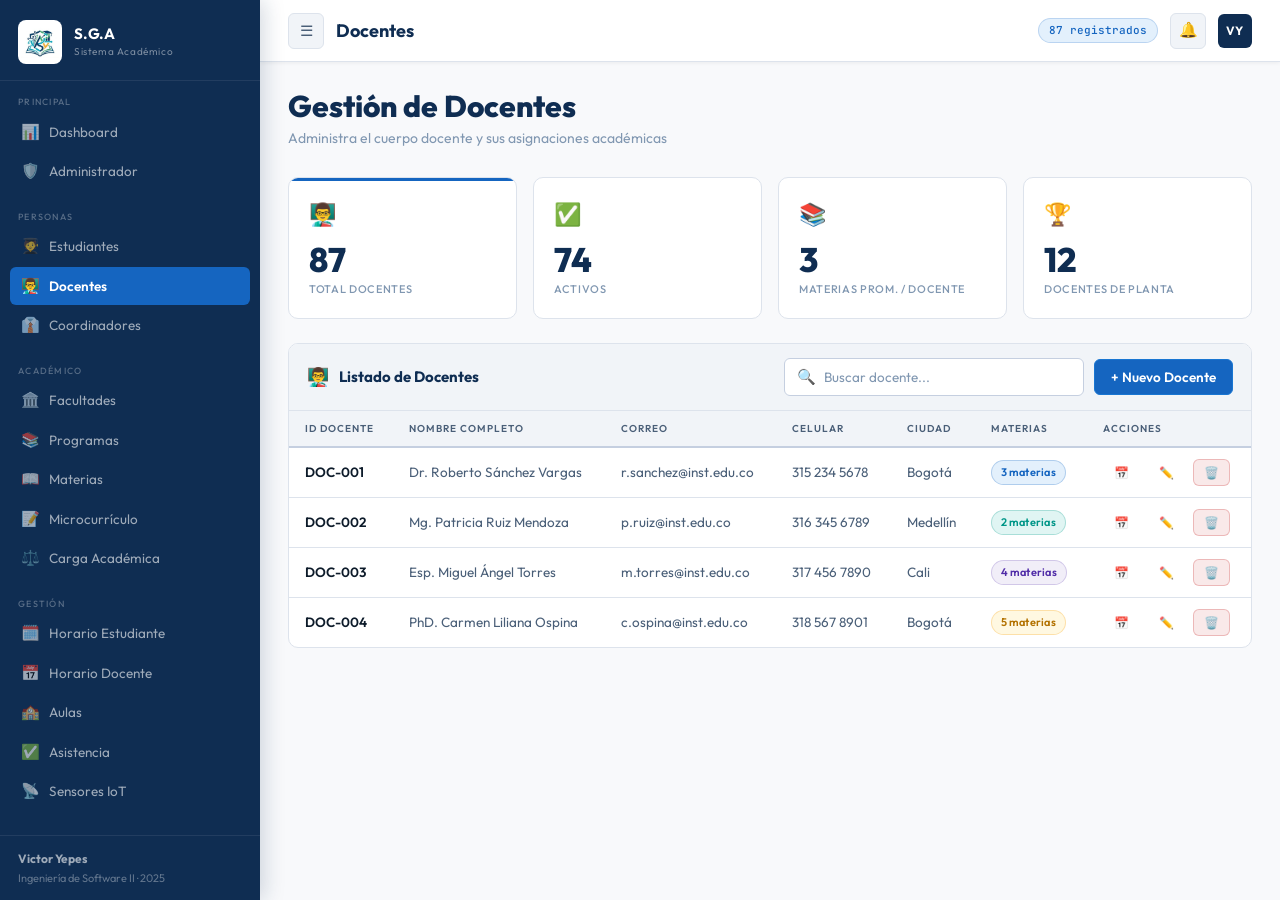
<file: docentes.html>
<!DOCTYPE html>
<html lang="es">
<head>
  <meta charset="UTF-8"/>
  <meta name="viewport" content="width=device-width, initial-scale=1.0"/>
  <title>SGA · Docentes</title>
    <link rel="icon" type="image/x-icon" href="favicon.ico"/>
  <link rel="stylesheet" href="css/styles.css"/>
</head>
<body>
<aside class="sidebar" id="sidebar">
  <div class="sidebar-logo">
    <img src="logo.png" alt="Logo" class="logo-img"/>
    <div>
      <div class="logo-text">S.G.A</div>
      <span class="logo-sub">Sistema Académico</span>
    </div>
  </div>
  <div class="sidebar-section">
    <div class="sidebar-label">Principal</div>
    <a href="index.html" class="nav-item "><span class="nav-icon">📊</span> Dashboard</a>
    <a href="administrador.html" class="nav-item "><span class="nav-icon">🛡️</span> Administrador</a>
  </div>
  <div class="sidebar-section">
    <div class="sidebar-label">Personas</div>
    <a href="estudiantes.html" class="nav-item "><span class="nav-icon">🧑‍🎓</span> Estudiantes</a>
    <a href="docentes.html" class="nav-item active"><span class="nav-icon">👨‍🏫</span> Docentes</a>
    <a href="coordinadores.html" class="nav-item "><span class="nav-icon">👔</span> Coordinadores</a>
  </div>
  <div class="sidebar-section">
    <div class="sidebar-label">Académico</div>
    <a href="facultades.html" class="nav-item "><span class="nav-icon">🏛️</span> Facultades</a>
    <a href="programas.html" class="nav-item "><span class="nav-icon">📚</span> Programas</a>
    <a href="materias.html" class="nav-item "><span class="nav-icon">📖</span> Materias</a>
    <a href="microcurriculo.html" class="nav-item "><span class="nav-icon">📝</span> Microcurrículo</a>
    <a href="carga-academica.html" class="nav-item "><span class="nav-icon">⚖️</span> Carga Académica</a>
  </div>
  <div class="sidebar-section">
    <div class="sidebar-label">Gestión</div>
    <a href="horario-estudiante.html" class="nav-item "><span class="nav-icon">🗓️</span> Horario Estudiante</a>
    <a href="horario-docente.html" class="nav-item "><span class="nav-icon">📅</span> Horario Docente</a>
    <a href="aulas.html" class="nav-item "><span class="nav-icon">🏫</span> Aulas</a>
    <a href="asistencia.html" class="nav-item "><span class="nav-icon">✅</span> Asistencia</a>
    <a href="sensores.html" class="nav-item "><span class="nav-icon">📡</span> Sensores IoT</a>
  </div>
  <div class="sidebar-footer">
    <strong>Victor Yepes</strong>
    Ingeniería de Software II · 2025
  </div>
</aside>


<div class="main">
  <header class="topbar">
    <button class="btn-icon" onclick="toggleSidebar()">☰</button>
    <span class="topbar-title">Docentes</span>
    <span class="topbar-badge">87 registrados</span>
    <div class="btn-icon">🔔</div><div class="avatar">VY</div>
  </header>
  <div class="page-content">
    <div class="page-header fade-up">
      <h1 class="page-title">Gestión de Docentes</h1>
      <p class="page-subtitle">Administra el cuerpo docente y sus asignaciones académicas</p>
    </div>

    <div class="stats-grid">
      <div class="stat-card blue fade-up"><div class="stat-icon">👨‍🏫</div><div class="stat-value" data-count="87">0</div><div class="stat-label">Total docentes</div></div>
      <div class="stat-card green fade-up fade-up-1"><div class="stat-icon">✅</div><div class="stat-value" data-count="74">0</div><div class="stat-label">Activos</div></div>
      <div class="stat-card cyan fade-up fade-up-2"><div class="stat-icon">📚</div><div class="stat-value" data-count="3">0</div><div class="stat-label">Materias prom. / docente</div></div>
      <div class="stat-card purple fade-up fade-up-3"><div class="stat-icon">🏆</div><div class="stat-value" data-count="12">0</div><div class="stat-label">Docentes de planta</div></div>
    </div>

    <div class="card fade-up">
      <div class="card-header">
        <span style="font-size:18px">👨‍🏫</span>
        <span class="card-title">Listado de Docentes</span>
        <div class="search-bar"><span>🔍</span><input type="text" id="search-doc" placeholder="Buscar docente..."/></div>
        <button class="btn btn-primary" onclick="openModal('modal-doc')">+ Nuevo Docente</button>
      </div>
      <div class="table-wrap">
        <table id="tabla-doc">
          <thead>
            <tr><th>ID Docente</th><th>Nombre Completo</th><th>Correo</th><th>Celular</th><th>Ciudad</th><th>Materias</th><th>Acciones</th></tr>
          </thead>
          <tbody>
            <tr>
              <td>DOC-001</td><td>Dr. Roberto Sánchez Vargas</td><td>r.sanchez@inst.edu.co</td><td>315 234 5678</td><td>Bogotá</td>
              <td><span class="badge badge-blue">3 materias</span></td>
              <td><div class="flex gap-2"><button class="btn btn-ghost btn-sm" onclick="toast('Horario visualizado','info')">📅</button><button class="btn btn-ghost btn-sm" onclick="openModal('modal-doc')">✏️</button><button class="btn btn-danger btn-sm">🗑️</button></div></td>
            </tr>
            <tr>
              <td>DOC-002</td><td>Mg. Patricia Ruiz Mendoza</td><td>p.ruiz@inst.edu.co</td><td>316 345 6789</td><td>Medellín</td>
              <td><span class="badge badge-cyan">2 materias</span></td>
              <td><div class="flex gap-2"><button class="btn btn-ghost btn-sm">📅</button><button class="btn btn-ghost btn-sm" onclick="openModal('modal-doc')">✏️</button><button class="btn btn-danger btn-sm">🗑️</button></div></td>
            </tr>
            <tr>
              <td>DOC-003</td><td>Esp. Miguel Ángel Torres</td><td>m.torres@inst.edu.co</td><td>317 456 7890</td><td>Cali</td>
              <td><span class="badge badge-purple">4 materias</span></td>
              <td><div class="flex gap-2"><button class="btn btn-ghost btn-sm">📅</button><button class="btn btn-ghost btn-sm" onclick="openModal('modal-doc')">✏️</button><button class="btn btn-danger btn-sm">🗑️</button></div></td>
            </tr>
            <tr>
              <td>DOC-004</td><td>PhD. Carmen Liliana Ospina</td><td>c.ospina@inst.edu.co</td><td>318 567 8901</td><td>Bogotá</td>
              <td><span class="badge badge-gold">5 materias</span></td>
              <td><div class="flex gap-2"><button class="btn btn-ghost btn-sm">📅</button><button class="btn btn-ghost btn-sm" onclick="openModal('modal-doc')">✏️</button><button class="btn btn-danger btn-sm">🗑️</button></div></td>
            </tr>
          </tbody>
        </table>
      </div>
    </div>
  </div>
</div>

<!-- MODAL -->
<div class="modal-overlay" id="modal-doc">
  <div class="modal">
    <div class="modal-header">
      <span style="font-size:20px">👨‍🏫</span>
      <span class="modal-title">Registrar Docente</span>
      <button class="btn-icon" onclick="closeModal('modal-doc')">✕</button>
    </div>
    <div class="modal-body">
      <div class="form-grid form-grid-2">
        <div class="form-group"><label class="form-label">ID Docente</label><input class="form-input" placeholder="DOC-XXX"/></div>
        <div class="form-group"><label class="form-label">Correo</label><input class="form-input" type="email" placeholder="docente@inst.edu.co"/></div>
        <div class="form-group"><label class="form-label">Nombre</label><input class="form-input" placeholder="Nombres"/></div>
        <div class="form-group"><label class="form-label">Apellido</label><input class="form-input" placeholder="Apellidos"/></div>
        <div class="form-group"><label class="form-label">Fecha Nacimiento</label><input class="form-input" type="date"/></div>
        <div class="form-group"><label class="form-label">Sexo</label><select class="form-select"><option>Masculino</option><option>Femenino</option><option>Otro</option></select></div>
        <div class="form-group"><label class="form-label">Celular</label><input class="form-input" type="tel" placeholder="300 000 0000"/></div>
        <div class="form-group"><label class="form-label">Ciudad</label><input class="form-input" placeholder="Barranquilla"/></div>
        <div class="form-group" style="grid-column:1/-1"><label class="form-label">Dirección</label><input class="form-input" placeholder="Dirección completa"/></div>
        <div class="form-group"><label class="form-label">Departamento</label><input class="form-input" placeholder="Departamento"/></div>
        <div class="form-group"><label class="form-label">País</label><input class="form-input" placeholder="País" value="Colombia"/></div>
      </div>
    </div>
    <div class="modal-footer">
      <button class="btn btn-outline" onclick="closeModal('modal-doc')">Cancelar</button>
      <button class="btn btn-primary" onclick="toast('Docente registrado','success');closeModal('modal-doc')">Guardar Docente</button>
    </div>
  </div>
</div>

<script src="js/app.js"></script>
<script>initTableSearch('search-doc','tabla-doc')</script>
</body>
</html>
</file>
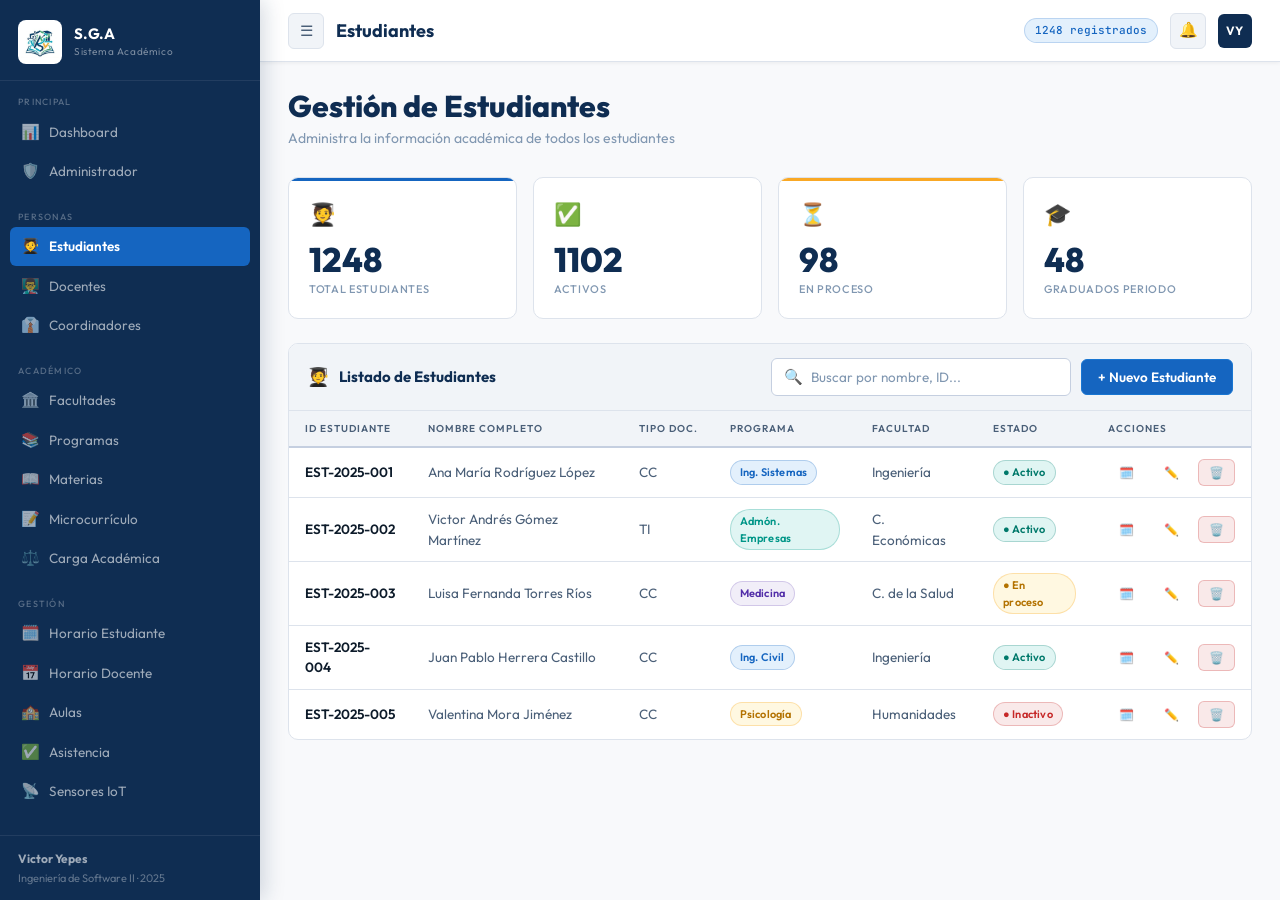
<file: estudiantes.html>
<!DOCTYPE html>
<html lang="es">
<head>
  <meta charset="UTF-8"/>
  <meta name="viewport" content="width=device-width, initial-scale=1.0"/>
  <title>SGA · Estudiantes</title>
    <link rel="icon" type="image/x-icon" href="favicon.ico"/>
  <link rel="stylesheet" href="css/styles.css"/>
</head>
<body>
<aside class="sidebar" id="sidebar">
  <div class="sidebar-logo">
    <img src="logo.png" alt="Logo" class="logo-img"/>
    <div>
      <div class="logo-text">S.G.A</div>
      <span class="logo-sub">Sistema Académico</span>
    </div>
  </div>
  <div class="sidebar-section">
    <div class="sidebar-label">Principal</div>
    <a href="index.html" class="nav-item "><span class="nav-icon">📊</span> Dashboard</a>
    <a href="administrador.html" class="nav-item "><span class="nav-icon">🛡️</span> Administrador</a>
  </div>
  <div class="sidebar-section">
    <div class="sidebar-label">Personas</div>
    <a href="estudiantes.html" class="nav-item active"><span class="nav-icon">🧑‍🎓</span> Estudiantes</a>
    <a href="docentes.html" class="nav-item "><span class="nav-icon">👨‍🏫</span> Docentes</a>
    <a href="coordinadores.html" class="nav-item "><span class="nav-icon">👔</span> Coordinadores</a>
  </div>
  <div class="sidebar-section">
    <div class="sidebar-label">Académico</div>
    <a href="facultades.html" class="nav-item "><span class="nav-icon">🏛️</span> Facultades</a>
    <a href="programas.html" class="nav-item "><span class="nav-icon">📚</span> Programas</a>
    <a href="materias.html" class="nav-item "><span class="nav-icon">📖</span> Materias</a>
    <a href="microcurriculo.html" class="nav-item "><span class="nav-icon">📝</span> Microcurrículo</a>
    <a href="carga-academica.html" class="nav-item "><span class="nav-icon">⚖️</span> Carga Académica</a>
  </div>
  <div class="sidebar-section">
    <div class="sidebar-label">Gestión</div>
    <a href="horario-estudiante.html" class="nav-item "><span class="nav-icon">🗓️</span> Horario Estudiante</a>
    <a href="horario-docente.html" class="nav-item "><span class="nav-icon">📅</span> Horario Docente</a>
    <a href="aulas.html" class="nav-item "><span class="nav-icon">🏫</span> Aulas</a>
    <a href="asistencia.html" class="nav-item "><span class="nav-icon">✅</span> Asistencia</a>
    <a href="sensores.html" class="nav-item "><span class="nav-icon">📡</span> Sensores IoT</a>
  </div>
  <div class="sidebar-footer">
    <strong>Victor Yepes</strong>
    Ingeniería de Software II · 2025
  </div>
</aside>


<div class="main">
  <header class="topbar">
    <button class="btn-icon" onclick="toggleSidebar()">☰</button>
    <span class="topbar-title">Estudiantes</span>
    <span class="topbar-badge">1248 registrados</span>
    <div class="btn-icon">🔔</div>
    <div class="avatar">VY</div>
  </header>

  <div class="page-content">
    <div class="page-header fade-up">
      <h1 class="page-title">Gestión de Estudiantes</h1>
      <p class="page-subtitle">Administra la información académica de todos los estudiantes</p>
    </div>

    <div class="stats-grid">
      <div class="stat-card blue fade-up"><div class="stat-icon">🧑‍🎓</div><div class="stat-value" data-count="1248">0</div><div class="stat-label">Total estudiantes</div></div>
      <div class="stat-card green fade-up fade-up-1"><div class="stat-icon">✅</div><div class="stat-value" data-count="1102">0</div><div class="stat-label">Activos</div></div>
      <div class="stat-card gold fade-up fade-up-2"><div class="stat-icon">⏳</div><div class="stat-value" data-count="98">0</div><div class="stat-label">En proceso</div></div>
      <div class="stat-card purple fade-up fade-up-3"><div class="stat-icon">🎓</div><div class="stat-value" data-count="48">0</div><div class="stat-label">Graduados periodo</div></div>
    </div>

    <div class="card fade-up">
      <div class="card-header">
        <span style="font-size:18px">🧑‍🎓</span>
        <span class="card-title">Listado de Estudiantes</span>
        <div class="search-bar">
          <span>🔍</span>
          <input type="text" id="search-est" placeholder="Buscar por nombre, ID..."/>
        </div>
        <button class="btn btn-primary" onclick="openModal('modal-est')">+ Nuevo Estudiante</button>
      </div>
      <div class="table-wrap">
        <table id="tabla-est">
          <thead>
            <tr>
              <th>ID Estudiante</th>
              <th>Nombre completo</th>
              <th>Tipo Doc.</th>
              <th>Programa</th>
              <th>Facultad</th>
              <th>Estado</th>
              <th>Acciones</th>
            </tr>
          </thead>
          <tbody>
            <tr>
              <td>EST-2025-001</td>
              <td>Ana María Rodríguez López</td>
              <td>CC</td>
              <td><span class="badge badge-blue">Ing. Sistemas</span></td>
              <td>Ingeniería</td>
              <td><span class="badge badge-green">● Activo</span></td>
              <td><div class="flex gap-2"><button class="btn btn-ghost btn-sm" onclick="toast('Horario visualizado','info')">🗓️</button><button class="btn btn-ghost btn-sm" onclick="openModal('modal-est')">✏️</button><button class="btn btn-danger btn-sm" onclick="toast('Estudiante eliminado','error')">🗑️</button></div></td>
            </tr>
            <tr>
              <td>EST-2025-002</td>
              <td>Victor Andrés Gómez Martínez</td>
              <td>TI</td>
              <td><span class="badge badge-cyan">Admón. Empresas</span></td>
              <td>C. Económicas</td>
              <td><span class="badge badge-green">● Activo</span></td>
              <td><div class="flex gap-2"><button class="btn btn-ghost btn-sm">🗓️</button><button class="btn btn-ghost btn-sm" onclick="openModal('modal-est')">✏️</button><button class="btn btn-danger btn-sm">🗑️</button></div></td>
            </tr>
            <tr>
              <td>EST-2025-003</td>
              <td>Luisa Fernanda Torres Ríos</td>
              <td>CC</td>
              <td><span class="badge badge-purple">Medicina</span></td>
              <td>C. de la Salud</td>
              <td><span class="badge badge-gold">● En proceso</span></td>
              <td><div class="flex gap-2"><button class="btn btn-ghost btn-sm">🗓️</button><button class="btn btn-ghost btn-sm" onclick="openModal('modal-est')">✏️</button><button class="btn btn-danger btn-sm">🗑️</button></div></td>
            </tr>
            <tr>
              <td>EST-2025-004</td>
              <td>Juan Pablo Herrera Castillo</td>
              <td>CC</td>
              <td><span class="badge badge-blue">Ing. Civil</span></td>
              <td>Ingeniería</td>
              <td><span class="badge badge-green">● Activo</span></td>
              <td><div class="flex gap-2"><button class="btn btn-ghost btn-sm">🗓️</button><button class="btn btn-ghost btn-sm" onclick="openModal('modal-est')">✏️</button><button class="btn btn-danger btn-sm">🗑️</button></div></td>
            </tr>
            <tr>
              <td>EST-2025-005</td>
              <td>Valentina Mora Jiménez</td>
              <td>CC</td>
              <td><span class="badge badge-gold">Psicología</span></td>
              <td>Humanidades</td>
              <td><span class="badge badge-red">● Inactivo</span></td>
              <td><div class="flex gap-2"><button class="btn btn-ghost btn-sm">🗓️</button><button class="btn btn-ghost btn-sm" onclick="openModal('modal-est')">✏️</button><button class="btn btn-danger btn-sm">🗑️</button></div></td>
            </tr>
          </tbody>
        </table>
      </div>
    </div>
  </div>
</div>

<!-- MODAL NUEVO ESTUDIANTE -->
<div class="modal-overlay" id="modal-est">
  <div class="modal">
    <div class="modal-header">
      <span style="font-size:20px">🧑‍🎓</span>
      <span class="modal-title">Registrar Estudiante</span>
      <button class="btn-icon" onclick="closeModal('modal-est')">✕</button>
    </div>
    <div class="modal-body">
      <div class="form-grid form-grid-2">
        <div class="form-group">
          <label class="form-label">Tipo Documento</label>
          <select class="form-select"><option>CC</option><option>TI</option><option>Pasaporte</option></select>
        </div>
        <div class="form-group">
          <label class="form-label">ID Estudiante</label>
          <input class="form-input" type="text" placeholder="EST-2025-XXX"/>
        </div>
        <div class="form-group">
          <label class="form-label">Nombre</label>
          <input class="form-input" type="text" placeholder="Nombres"/>
        </div>
        <div class="form-group">
          <label class="form-label">Apellido</label>
          <input class="form-input" type="text" placeholder="Apellidos"/>
        </div>
        <div class="form-group">
          <label class="form-label">Fecha Nacimiento</label>
          <input class="form-input" type="date"/>
        </div>
        <div class="form-group">
          <label class="form-label">Sexo</label>
          <select class="form-select"><option>Masculino</option><option>Femenino</option><option>Otro</option></select>
        </div>
        <div class="form-group">
          <label class="form-label">Celular</label>
          <input class="form-input" type="tel" placeholder="300 000 0000"/>
        </div>
        <div class="form-group">
          <label class="form-label">Correo</label>
          <input class="form-input" type="email" placeholder="correo@institución.edu.co"/>
        </div>
        <div class="form-group">
          <label class="form-label">Facultad</label>
          <select class="form-select">
            <option>Ingeniería</option>
            <option>Ciencias Económicas</option>
            <option>Ciencias de la Salud</option>
            <option>Humanidades</option>
          </select>
        </div>
        <div class="form-group">
          <label class="form-label">Programa</label>
          <select class="form-select">
            <option>Ing. de Sistemas</option>
            <option>Ing. Civil</option>
            <option>Admón. de Empresas</option>
            <option>Medicina</option>
            <option>Psicología</option>
          </select>
        </div>
        <div class="form-group">
          <label class="form-label">Puntaje ICFES</label>
          <input class="form-input" type="number" placeholder="Ej: 385"/>
        </div>
        <div class="form-group">
          <label class="form-label">SISBEN</label>
          <select class="form-select"><option>Sin SISBEN</option><option>A</option><option>B</option><option>C</option></select>
        </div>
        <div class="form-group" style="grid-column:1/-1">
          <label class="form-label">Dirección</label>
          <input class="form-input" type="text" placeholder="Calle/Carrera #"/>
        </div>
        <div class="form-group">
          <label class="form-label">Ciudad</label>
          <input class="form-input" type="text" placeholder="Barranquilla"/>
        </div>
        <div class="form-group">
          <label class="form-label">Departamento</label>
          <input class="form-input" type="text" placeholder="Departamento"/>
        </div>
        <hr class="divider" style="grid-column:1/-1"/>
        <div class="form-group">
          <label class="form-label">Nombre Acudiente</label>
          <input class="form-input" type="text" placeholder="Nombre"/>
        </div>
        <div class="form-group">
          <label class="form-label">Celular Acudiente</label>
          <input class="form-input" type="tel" placeholder="300 000 0000"/>
        </div>
      </div>
    </div>
    <div class="modal-footer">
      <button class="btn btn-outline" onclick="closeModal('modal-est')">Cancelar</button>
      <button class="btn btn-primary" onclick="toast('Estudiante registrado correctamente','success');closeModal('modal-est')">Guardar Estudiante</button>
    </div>
  </div>
</div>

<script src="js/app.js"></script>
<script>initTableSearch('search-est','tabla-est')</script>
</body>
</html>
</file>
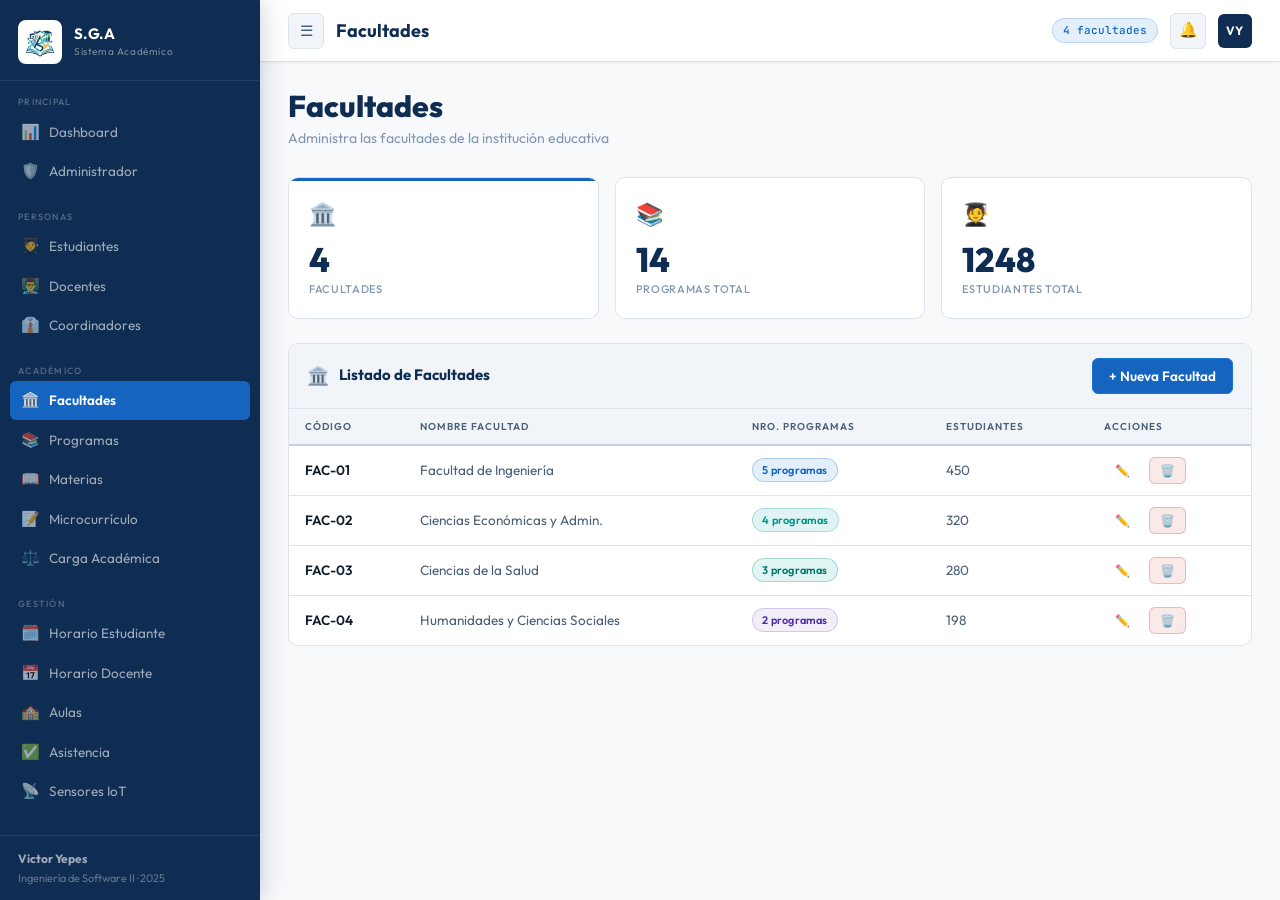
<file: facultades.html>
<!DOCTYPE html>
<html lang="es">
<head>
  <meta charset="UTF-8"/>
  <meta name="viewport" content="width=device-width, initial-scale=1.0"/>
  <title>SGA · Facultades</title>
    <link rel="icon" type="image/x-icon" href="favicon.ico"/>
  <link rel="stylesheet" href="css/styles.css"/>
</head>
<body>
<aside class="sidebar" id="sidebar">
  <div class="sidebar-logo">
    <img src="logo.png" alt="Logo" class="logo-img"/>
    <div>
      <div class="logo-text">S.G.A</div>
      <span class="logo-sub">Sistema Académico</span>
    </div>
  </div>
  <div class="sidebar-section">
    <div class="sidebar-label">Principal</div>
    <a href="index.html" class="nav-item "><span class="nav-icon">📊</span> Dashboard</a>
    <a href="administrador.html" class="nav-item "><span class="nav-icon">🛡️</span> Administrador</a>
  </div>
  <div class="sidebar-section">
    <div class="sidebar-label">Personas</div>
    <a href="estudiantes.html" class="nav-item "><span class="nav-icon">🧑‍🎓</span> Estudiantes</a>
    <a href="docentes.html" class="nav-item "><span class="nav-icon">👨‍🏫</span> Docentes</a>
    <a href="coordinadores.html" class="nav-item "><span class="nav-icon">👔</span> Coordinadores</a>
  </div>
  <div class="sidebar-section">
    <div class="sidebar-label">Académico</div>
    <a href="facultades.html" class="nav-item active"><span class="nav-icon">🏛️</span> Facultades</a>
    <a href="programas.html" class="nav-item "><span class="nav-icon">📚</span> Programas</a>
    <a href="materias.html" class="nav-item "><span class="nav-icon">📖</span> Materias</a>
    <a href="microcurriculo.html" class="nav-item "><span class="nav-icon">📝</span> Microcurrículo</a>
    <a href="carga-academica.html" class="nav-item "><span class="nav-icon">⚖️</span> Carga Académica</a>
  </div>
  <div class="sidebar-section">
    <div class="sidebar-label">Gestión</div>
    <a href="horario-estudiante.html" class="nav-item "><span class="nav-icon">🗓️</span> Horario Estudiante</a>
    <a href="horario-docente.html" class="nav-item "><span class="nav-icon">📅</span> Horario Docente</a>
    <a href="aulas.html" class="nav-item "><span class="nav-icon">🏫</span> Aulas</a>
    <a href="asistencia.html" class="nav-item "><span class="nav-icon">✅</span> Asistencia</a>
    <a href="sensores.html" class="nav-item "><span class="nav-icon">📡</span> Sensores IoT</a>
  </div>
  <div class="sidebar-footer">
    <strong>Victor Yepes</strong>
    Ingeniería de Software II · 2025
  </div>
</aside>

<div class="main">
  <header class="topbar">
    <button class="btn-icon" onclick="toggleSidebar()">☰</button>
    <span class="topbar-title">Facultades</span>
    <span class="topbar-badge">4 facultades</span>
    <div class="btn-icon">🔔</div><div class="avatar">VY</div>
  </header>
  <div class="page-content">

    <div class="page-header fade-up"><h1 class="page-title">Facultades</h1><p class="page-subtitle">Administra las facultades de la institución educativa</p></div>
    <div class="stats-grid">
      <div class="stat-card blue fade-up"><div class="stat-icon">🏛️</div><div class="stat-value" data-count="4">0</div><div class="stat-label">Facultades</div></div>
      <div class="stat-card cyan fade-up fade-up-1"><div class="stat-icon">📚</div><div class="stat-value" data-count="14">0</div><div class="stat-label">Programas total</div></div>
      <div class="stat-card green fade-up fade-up-2"><div class="stat-icon">🧑‍🎓</div><div class="stat-value" data-count="1248">0</div><div class="stat-label">Estudiantes total</div></div>
    </div>
    <div class="card fade-up">
      <div class="card-header"><span style="font-size:18px">🏛️</span><span class="card-title">Listado de Facultades</span><button class="btn btn-primary" onclick="openModal('modal-fac')">+ Nueva Facultad</button></div>
      <div class="table-wrap">
        <table><thead><tr><th>Código</th><th>Nombre Facultad</th><th>Nro. Programas</th><th>Estudiantes</th><th>Acciones</th></tr></thead>
          <tbody>
            <tr><td>FAC-01</td><td>Facultad de Ingeniería</td><td><span class="badge badge-blue">5 programas</span></td><td>450</td><td><div class="flex gap-2"><button class="btn btn-ghost btn-sm" onclick="openModal('modal-fac')">✏️</button><button class="btn btn-danger btn-sm">🗑️</button></div></td></tr>
            <tr><td>FAC-02</td><td>Ciencias Económicas y Admin.</td><td><span class="badge badge-cyan">4 programas</span></td><td>320</td><td><div class="flex gap-2"><button class="btn btn-ghost btn-sm" onclick="openModal('modal-fac')">✏️</button><button class="btn btn-danger btn-sm">🗑️</button></div></td></tr>
            <tr><td>FAC-03</td><td>Ciencias de la Salud</td><td><span class="badge badge-green">3 programas</span></td><td>280</td><td><div class="flex gap-2"><button class="btn btn-ghost btn-sm" onclick="openModal('modal-fac')">✏️</button><button class="btn btn-danger btn-sm">🗑️</button></div></td></tr>
            <tr><td>FAC-04</td><td>Humanidades y Ciencias Sociales</td><td><span class="badge badge-purple">2 programas</span></td><td>198</td><td><div class="flex gap-2"><button class="btn btn-ghost btn-sm" onclick="openModal('modal-fac')">✏️</button><button class="btn btn-danger btn-sm">🗑️</button></div></td></tr>
          </tbody>
        </table>
      </div>
    </div>
    <div class="modal-overlay" id="modal-fac">
      <div class="modal">
        <div class="modal-header"><span style="font-size:20px">🏛️</span><span class="modal-title">Registrar Facultad</span><button class="btn-icon" onclick="closeModal('modal-fac')">✕</button></div>
        <div class="modal-body"><div class="form-grid form-grid-2">
          <div class="form-group"><label class="form-label">Código Facultad</label><input class="form-input" placeholder="FAC-XX"/></div>
          <div class="form-group"><label class="form-label">Nombre Facultad</label><input class="form-input" placeholder="Nombre de la facultad"/></div>
          <div class="form-group"><label class="form-label">Número de Programas</label><input class="form-input" type="number" placeholder="0"/></div>
        </div></div>
        <div class="modal-footer"><button class="btn btn-outline" onclick="closeModal('modal-fac')">Cancelar</button><button class="btn btn-primary" onclick="toast('Facultad registrada','success');closeModal('modal-fac')">Guardar</button></div>
      </div>
    </div>

  </div>
</div>
<script src="js/app.js"></script>
</body>
</html>
</file>
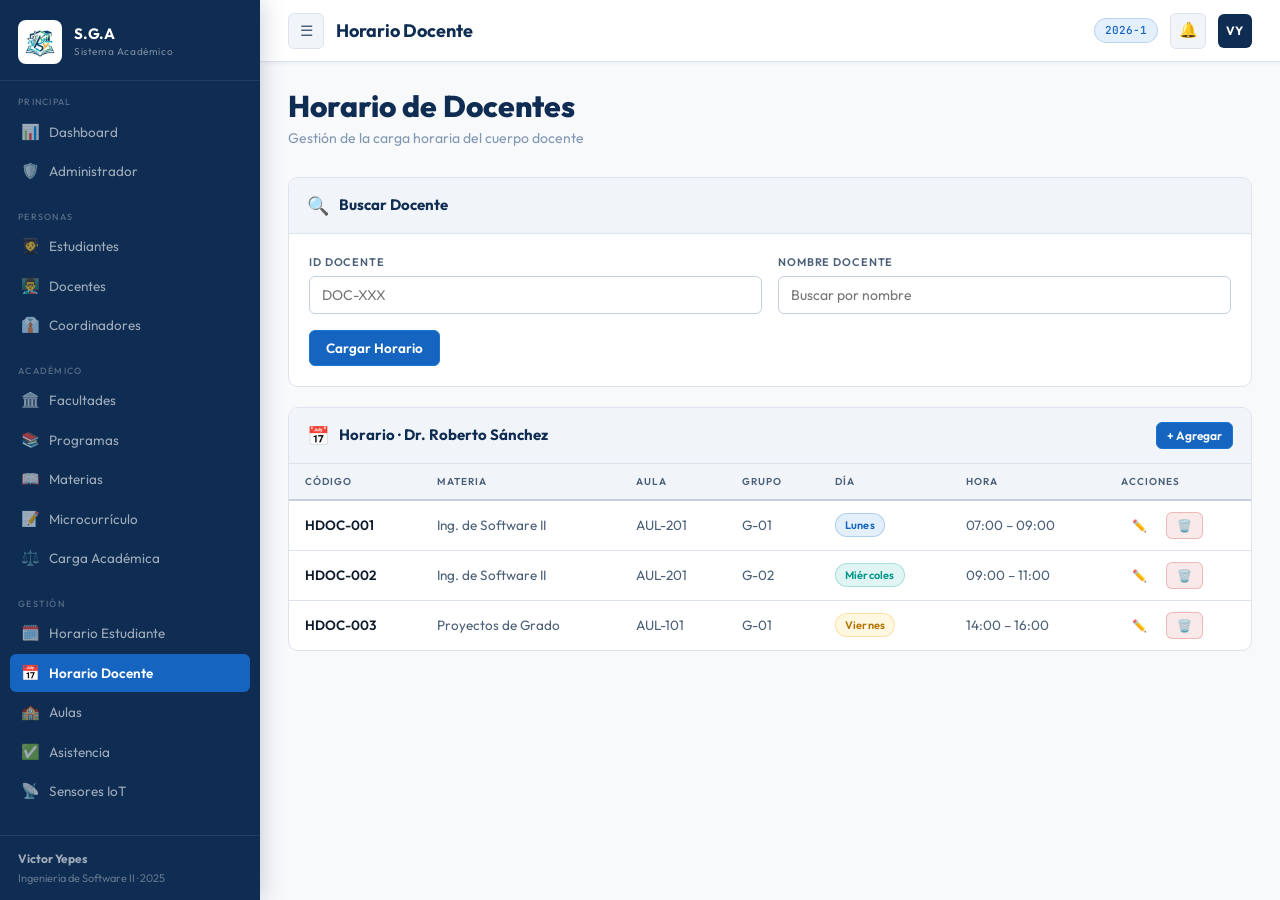
<file: horario-docente.html>
<!DOCTYPE html>
<html lang="es">
<head>
  <meta charset="UTF-8"/>
  <meta name="viewport" content="width=device-width, initial-scale=1.0"/>
  <title>SGA · Horario Docente</title>
    <link rel="icon" type="image/x-icon" href="favicon.ico"/>
  <link rel="stylesheet" href="css/styles.css"/>
</head>
<body>
<aside class="sidebar" id="sidebar">
  <div class="sidebar-logo">
    <img src="logo.png" alt="Logo" class="logo-img"/>
    <div>
      <div class="logo-text">S.G.A</div>
      <span class="logo-sub">Sistema Académico</span>
    </div>
  </div>
  <div class="sidebar-section">
    <div class="sidebar-label">Principal</div>
    <a href="index.html" class="nav-item "><span class="nav-icon">📊</span> Dashboard</a>
    <a href="administrador.html" class="nav-item "><span class="nav-icon">🛡️</span> Administrador</a>
  </div>
  <div class="sidebar-section">
    <div class="sidebar-label">Personas</div>
    <a href="estudiantes.html" class="nav-item "><span class="nav-icon">🧑‍🎓</span> Estudiantes</a>
    <a href="docentes.html" class="nav-item "><span class="nav-icon">👨‍🏫</span> Docentes</a>
    <a href="coordinadores.html" class="nav-item "><span class="nav-icon">👔</span> Coordinadores</a>
  </div>
  <div class="sidebar-section">
    <div class="sidebar-label">Académico</div>
    <a href="facultades.html" class="nav-item "><span class="nav-icon">🏛️</span> Facultades</a>
    <a href="programas.html" class="nav-item "><span class="nav-icon">📚</span> Programas</a>
    <a href="materias.html" class="nav-item "><span class="nav-icon">📖</span> Materias</a>
    <a href="microcurriculo.html" class="nav-item "><span class="nav-icon">📝</span> Microcurrículo</a>
    <a href="carga-academica.html" class="nav-item "><span class="nav-icon">⚖️</span> Carga Académica</a>
  </div>
  <div class="sidebar-section">
    <div class="sidebar-label">Gestión</div>
    <a href="horario-estudiante.html" class="nav-item "><span class="nav-icon">🗓️</span> Horario Estudiante</a>
    <a href="horario-docente.html" class="nav-item active"><span class="nav-icon">📅</span> Horario Docente</a>
    <a href="aulas.html" class="nav-item "><span class="nav-icon">🏫</span> Aulas</a>
    <a href="asistencia.html" class="nav-item "><span class="nav-icon">✅</span> Asistencia</a>
    <a href="sensores.html" class="nav-item "><span class="nav-icon">📡</span> Sensores IoT</a>
  </div>
  <div class="sidebar-footer">
    <strong>Victor Yepes</strong>
    Ingeniería de Software II · 2025
  </div>
</aside>

<div class="main">
  <header class="topbar">
    <button class="btn-icon" onclick="toggleSidebar()">☰</button>
    <span class="topbar-title">Horario Docente</span>
    <span class="topbar-badge">2026-1</span>
    <div class="btn-icon">🔔</div><div class="avatar">VY</div>
  </header>
  <div class="page-content">

    <div class="page-header fade-up"><h1 class="page-title">Horario de Docentes</h1><p class="page-subtitle">Gestión de la carga horaria del cuerpo docente</p></div>
    <div class="card fade-up" style="margin-bottom:20px">
      <div class="card-header"><span style="font-size:18px">🔍</span><span class="card-title">Buscar Docente</span></div>
      <div class="card-body">
        <div class="form-grid form-grid-2">
          <div class="form-group"><label class="form-label">ID Docente</label><input class="form-input" placeholder="DOC-XXX"/></div>
          <div class="form-group"><label class="form-label">Nombre Docente</label><input class="form-input" placeholder="Buscar por nombre"/></div>
        </div>
        <button class="btn btn-primary mt-4" onclick="toast('Horario cargado','success')">Cargar Horario</button>
      </div>
    </div>
    <div class="card fade-up">
      <div class="card-header"><span style="font-size:18px">📅</span><span class="card-title">Horario · Dr. Roberto Sánchez</span><button class="btn btn-primary btn-sm" onclick="openModal('modal-hdoc')">+ Agregar</button></div>
      <div class="table-wrap">
        <table><thead><tr><th>Código</th><th>Materia</th><th>Aula</th><th>Grupo</th><th>Día</th><th>Hora</th><th>Acciones</th></tr></thead>
          <tbody>
            <tr><td>HDOC-001</td><td>Ing. de Software II</td><td>AUL-201</td><td>G-01</td><td><span class="badge badge-blue">Lunes</span></td><td>07:00 – 09:00</td><td><div class="flex gap-2"><button class="btn btn-ghost btn-sm" onclick="openModal('modal-hdoc')">✏️</button><button class="btn btn-danger btn-sm">🗑️</button></div></td></tr>
            <tr><td>HDOC-002</td><td>Ing. de Software II</td><td>AUL-201</td><td>G-02</td><td><span class="badge badge-cyan">Miércoles</span></td><td>09:00 – 11:00</td><td><div class="flex gap-2"><button class="btn btn-ghost btn-sm" onclick="openModal('modal-hdoc')">✏️</button><button class="btn btn-danger btn-sm">🗑️</button></div></td></tr>
            <tr><td>HDOC-003</td><td>Proyectos de Grado</td><td>AUL-101</td><td>G-01</td><td><span class="badge badge-gold">Viernes</span></td><td>14:00 – 16:00</td><td><div class="flex gap-2"><button class="btn btn-ghost btn-sm" onclick="openModal('modal-hdoc')">✏️</button><button class="btn btn-danger btn-sm">🗑️</button></div></td></tr>
          </tbody>
        </table>
      </div>
    </div>
    <div class="modal-overlay" id="modal-hdoc">
      <div class="modal">
        <div class="modal-header"><span style="font-size:20px">📅</span><span class="modal-title">Agregar al Horario Docente</span><button class="btn-icon" onclick="closeModal('modal-hdoc')">✕</button></div>
        <div class="modal-body"><div class="form-grid form-grid-2">
          <div class="form-group"><label class="form-label">Docente</label><select class="form-select"><option>Dr. Roberto Sánchez</option><option>Mg. Patricia Ruiz</option></select></div>
          <div class="form-group"><label class="form-label">Materia</label><select class="form-select"><option>Ing. de Software II</option><option>Cálculo</option><option>Bases de Datos</option></select></div>
          <div class="form-group"><label class="form-label">Aula</label><select class="form-select"><option>AUL-101</option><option>AUL-201</option><option>LAB-01</option></select></div>
          <div class="form-group"><label class="form-label">Grupo</label><input class="form-input" placeholder="G-01"/></div>
          <div class="form-group"><label class="form-label">Día</label><select class="form-select"><option>Lunes</option><option>Martes</option><option>Miércoles</option><option>Jueves</option><option>Viernes</option><option>Sábado</option></select></div>
          <div class="form-group"><label class="form-label">Hora</label><input class="form-input" placeholder="07:00 – 09:00"/></div>
        </div></div>
        <div class="modal-footer"><button class="btn btn-outline" onclick="closeModal('modal-hdoc')">Cancelar</button><button class="btn btn-primary" onclick="toast('Horario actualizado','success');closeModal('modal-hdoc')">Guardar</button></div>
      </div>
    </div>

  </div>
</div>
<script src="js/app.js"></script>

</body>
</html>
</file>
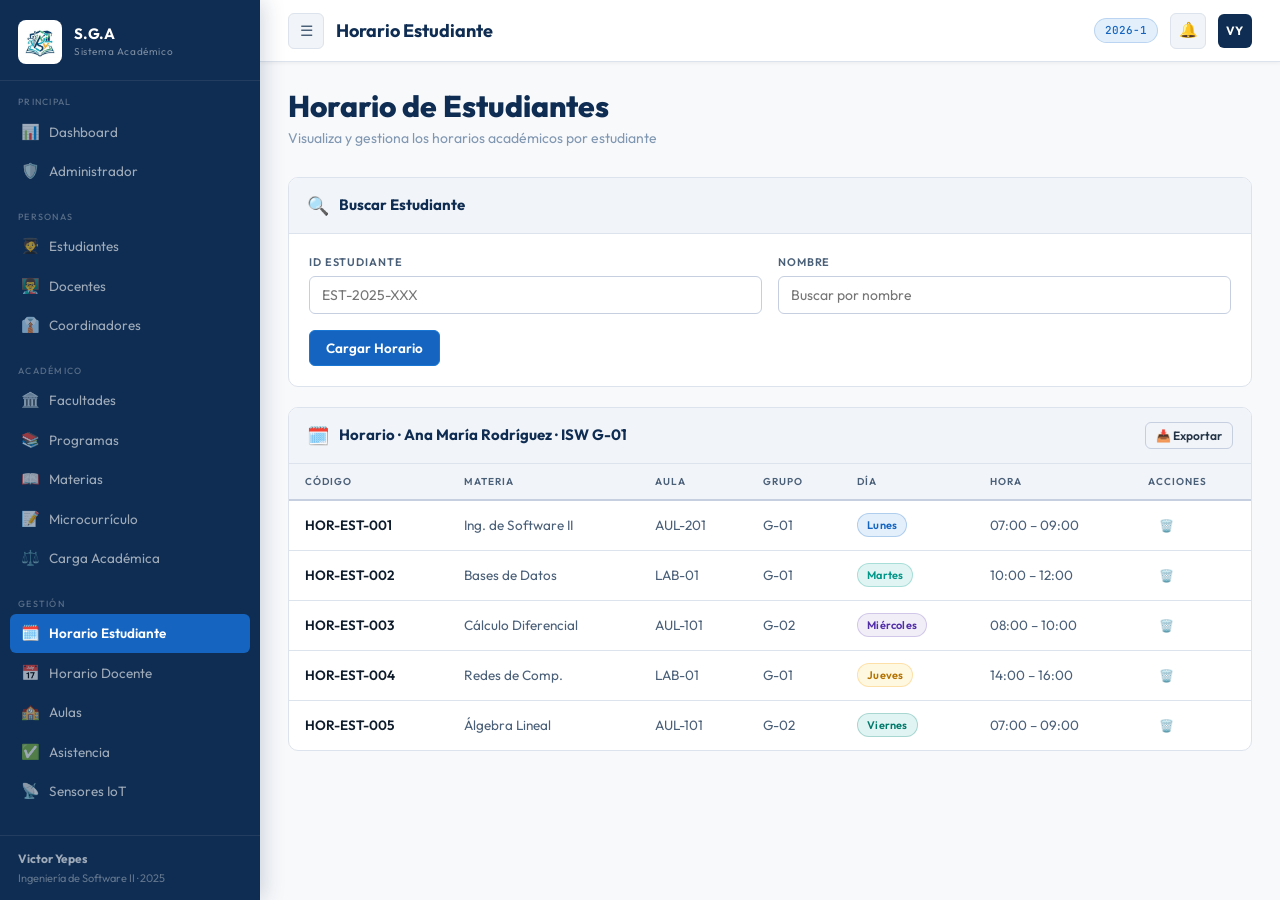
<file: horario-estudiante.html>
<!DOCTYPE html>
<html lang="es">
<head>
  <meta charset="UTF-8"/>
  <meta name="viewport" content="width=device-width, initial-scale=1.0"/>
  <title>SGA · Horario Estudiante</title>
    <link rel="icon" type="image/x-icon" href="favicon.ico"/>
  <link rel="stylesheet" href="css/styles.css"/>
</head>
<body>
<aside class="sidebar" id="sidebar">
  <div class="sidebar-logo">
    <img src="logo.png" alt="Logo" class="logo-img"/>
    <div>
      <div class="logo-text">S.G.A</div>
      <span class="logo-sub">Sistema Académico</span>
    </div>
  </div>
  <div class="sidebar-section">
    <div class="sidebar-label">Principal</div>
    <a href="index.html" class="nav-item "><span class="nav-icon">📊</span> Dashboard</a>
    <a href="administrador.html" class="nav-item "><span class="nav-icon">🛡️</span> Administrador</a>
  </div>
  <div class="sidebar-section">
    <div class="sidebar-label">Personas</div>
    <a href="estudiantes.html" class="nav-item "><span class="nav-icon">🧑‍🎓</span> Estudiantes</a>
    <a href="docentes.html" class="nav-item "><span class="nav-icon">👨‍🏫</span> Docentes</a>
    <a href="coordinadores.html" class="nav-item "><span class="nav-icon">👔</span> Coordinadores</a>
  </div>
  <div class="sidebar-section">
    <div class="sidebar-label">Académico</div>
    <a href="facultades.html" class="nav-item "><span class="nav-icon">🏛️</span> Facultades</a>
    <a href="programas.html" class="nav-item "><span class="nav-icon">📚</span> Programas</a>
    <a href="materias.html" class="nav-item "><span class="nav-icon">📖</span> Materias</a>
    <a href="microcurriculo.html" class="nav-item "><span class="nav-icon">📝</span> Microcurrículo</a>
    <a href="carga-academica.html" class="nav-item "><span class="nav-icon">⚖️</span> Carga Académica</a>
  </div>
  <div class="sidebar-section">
    <div class="sidebar-label">Gestión</div>
    <a href="horario-estudiante.html" class="nav-item active"><span class="nav-icon">🗓️</span> Horario Estudiante</a>
    <a href="horario-docente.html" class="nav-item "><span class="nav-icon">📅</span> Horario Docente</a>
    <a href="aulas.html" class="nav-item "><span class="nav-icon">🏫</span> Aulas</a>
    <a href="asistencia.html" class="nav-item "><span class="nav-icon">✅</span> Asistencia</a>
    <a href="sensores.html" class="nav-item "><span class="nav-icon">📡</span> Sensores IoT</a>
  </div>
  <div class="sidebar-footer">
    <strong>Victor Yepes</strong>
    Ingeniería de Software II · 2025
  </div>
</aside>

<div class="main">
  <header class="topbar">
    <button class="btn-icon" onclick="toggleSidebar()">☰</button>
    <span class="topbar-title">Horario Estudiante</span>
    <span class="topbar-badge">2026-1</span>
    <div class="btn-icon">🔔</div><div class="avatar">VY</div>
  </header>
  <div class="page-content">

    <div class="page-header fade-up"><h1 class="page-title">Horario de Estudiantes</h1><p class="page-subtitle">Visualiza y gestiona los horarios académicos por estudiante</p></div>
    <div class="card fade-up" style="margin-bottom:20px">
      <div class="card-header"><span style="font-size:18px">🔍</span><span class="card-title">Buscar Estudiante</span></div>
      <div class="card-body">
        <div class="form-grid form-grid-2">
          <div class="form-group"><label class="form-label">ID Estudiante</label><input class="form-input" placeholder="EST-2025-XXX" id="id-est-horario"/></div>
          <div class="form-group"><label class="form-label">Nombre</label><input class="form-input" placeholder="Buscar por nombre"/></div>
        </div>
        <button class="btn btn-primary mt-4" onclick="toast('Horario cargado','success')">Cargar Horario</button>
      </div>
    </div>
    <div class="card fade-up">
      <div class="card-header"><span style="font-size:18px">🗓️</span><span class="card-title">Horario · Ana María Rodríguez · ISW G-01</span><button class="btn btn-outline btn-sm" onclick="toast('Horario exportado','info')">📥 Exportar</button></div>
      <div class="table-wrap">
        <table><thead><tr><th>Código</th><th>Materia</th><th>Aula</th><th>Grupo</th><th>Día</th><th>Hora</th><th>Acciones</th></tr></thead>
          <tbody>
            <tr><td>HOR-EST-001</td><td>Ing. de Software II</td><td>AUL-201</td><td>G-01</td><td><span class="badge badge-blue">Lunes</span></td><td>07:00 – 09:00</td><td><button class="btn btn-ghost btn-sm" onclick="toast('Eliminado','error')">🗑️</button></td></tr>
            <tr><td>HOR-EST-002</td><td>Bases de Datos</td><td>LAB-01</td><td>G-01</td><td><span class="badge badge-cyan">Martes</span></td><td>10:00 – 12:00</td><td><button class="btn btn-ghost btn-sm">🗑️</button></td></tr>
            <tr><td>HOR-EST-003</td><td>Cálculo Diferencial</td><td>AUL-101</td><td>G-02</td><td><span class="badge badge-purple">Miércoles</span></td><td>08:00 – 10:00</td><td><button class="btn btn-ghost btn-sm">🗑️</button></td></tr>
            <tr><td>HOR-EST-004</td><td>Redes de Comp.</td><td>LAB-01</td><td>G-01</td><td><span class="badge badge-gold">Jueves</span></td><td>14:00 – 16:00</td><td><button class="btn btn-ghost btn-sm">🗑️</button></td></tr>
            <tr><td>HOR-EST-005</td><td>Álgebra Lineal</td><td>AUL-101</td><td>G-02</td><td><span class="badge badge-green">Viernes</span></td><td>07:00 – 09:00</td><td><button class="btn btn-ghost btn-sm">🗑️</button></td></tr>
          </tbody>
        </table>
      </div>
    </div>

  </div>
</div>
<script src="js/app.js"></script>

</body>
</html>
</file>
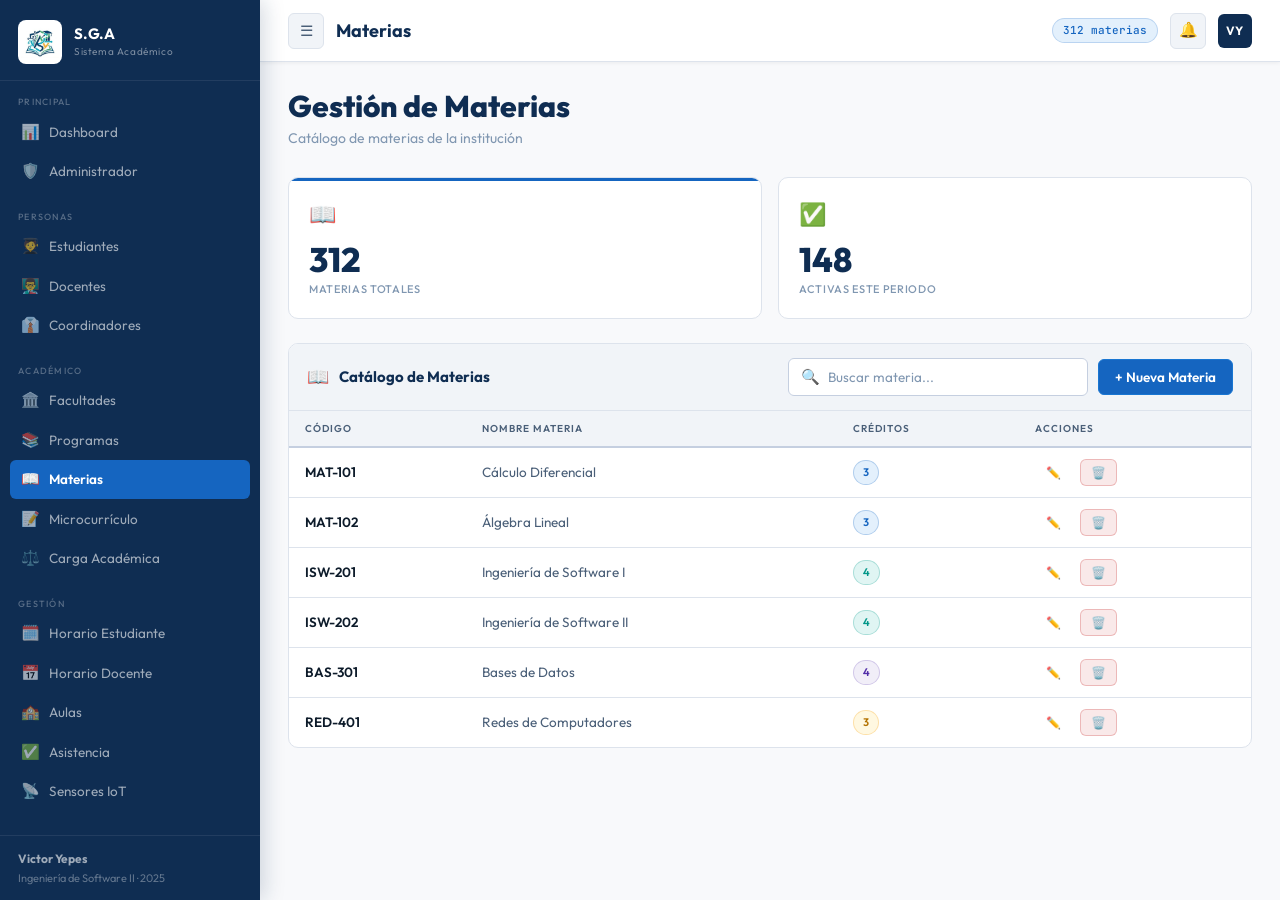
<file: materias.html>
<!DOCTYPE html>
<html lang="es">
<head>
  <meta charset="UTF-8"/>
  <meta name="viewport" content="width=device-width, initial-scale=1.0"/>
  <title>SGA · Materias</title>
    <link rel="icon" type="image/x-icon" href="favicon.ico"/>
  <link rel="stylesheet" href="css/styles.css"/>
</head>
<body>
<aside class="sidebar" id="sidebar">
  <div class="sidebar-logo">
    <img src="logo.png" alt="Logo" class="logo-img"/>
    <div>
      <div class="logo-text">S.G.A</div>
      <span class="logo-sub">Sistema Académico</span>
    </div>
  </div>
  <div class="sidebar-section">
    <div class="sidebar-label">Principal</div>
    <a href="index.html" class="nav-item "><span class="nav-icon">📊</span> Dashboard</a>
    <a href="administrador.html" class="nav-item "><span class="nav-icon">🛡️</span> Administrador</a>
  </div>
  <div class="sidebar-section">
    <div class="sidebar-label">Personas</div>
    <a href="estudiantes.html" class="nav-item "><span class="nav-icon">🧑‍🎓</span> Estudiantes</a>
    <a href="docentes.html" class="nav-item "><span class="nav-icon">👨‍🏫</span> Docentes</a>
    <a href="coordinadores.html" class="nav-item "><span class="nav-icon">👔</span> Coordinadores</a>
  </div>
  <div class="sidebar-section">
    <div class="sidebar-label">Académico</div>
    <a href="facultades.html" class="nav-item "><span class="nav-icon">🏛️</span> Facultades</a>
    <a href="programas.html" class="nav-item "><span class="nav-icon">📚</span> Programas</a>
    <a href="materias.html" class="nav-item active"><span class="nav-icon">📖</span> Materias</a>
    <a href="microcurriculo.html" class="nav-item "><span class="nav-icon">📝</span> Microcurrículo</a>
    <a href="carga-academica.html" class="nav-item "><span class="nav-icon">⚖️</span> Carga Académica</a>
  </div>
  <div class="sidebar-section">
    <div class="sidebar-label">Gestión</div>
    <a href="horario-estudiante.html" class="nav-item "><span class="nav-icon">🗓️</span> Horario Estudiante</a>
    <a href="horario-docente.html" class="nav-item "><span class="nav-icon">📅</span> Horario Docente</a>
    <a href="aulas.html" class="nav-item "><span class="nav-icon">🏫</span> Aulas</a>
    <a href="asistencia.html" class="nav-item "><span class="nav-icon">✅</span> Asistencia</a>
    <a href="sensores.html" class="nav-item "><span class="nav-icon">📡</span> Sensores IoT</a>
  </div>
  <div class="sidebar-footer">
    <strong>Victor Yepes</strong>
    Ingeniería de Software II · 2025
  </div>
</aside>

<div class="main">
  <header class="topbar">
    <button class="btn-icon" onclick="toggleSidebar()">☰</button>
    <span class="topbar-title">Materias</span>
    <span class="topbar-badge">312 materias</span>
    <div class="btn-icon">🔔</div><div class="avatar">VY</div>
  </header>
  <div class="page-content">

    <div class="page-header fade-up"><h1 class="page-title">Gestión de Materias</h1><p class="page-subtitle">Catálogo de materias de la institución</p></div>
    <div class="stats-grid">
      <div class="stat-card blue fade-up"><div class="stat-icon">📖</div><div class="stat-value" data-count="312">0</div><div class="stat-label">Materias totales</div></div>
      <div class="stat-card green fade-up fade-up-1"><div class="stat-icon">✅</div><div class="stat-value" data-count="148">0</div><div class="stat-label">Activas este periodo</div></div>
    </div>
    <div class="card fade-up">
      <div class="card-header"><span style="font-size:18px">📖</span><span class="card-title">Catálogo de Materias</span><div class="search-bar"><span>🔍</span><input type="text" id="search-mat" placeholder="Buscar materia..."/></div><button class="btn btn-primary" onclick="openModal('modal-mat')">+ Nueva Materia</button></div>
      <div class="table-wrap">
        <table id="tabla-mat"><thead><tr><th>Código</th><th>Nombre Materia</th><th>Créditos</th><th>Acciones</th></tr></thead>
          <tbody>
            <tr><td>MAT-101</td><td>Cálculo Diferencial</td><td><span class="badge badge-blue">3</span></td><td><div class="flex gap-2"><button class="btn btn-ghost btn-sm" onclick="openModal('modal-mat')">✏️</button><button class="btn btn-danger btn-sm">🗑️</button></div></td></tr>
            <tr><td>MAT-102</td><td>Álgebra Lineal</td><td><span class="badge badge-blue">3</span></td><td><div class="flex gap-2"><button class="btn btn-ghost btn-sm" onclick="openModal('modal-mat')">✏️</button><button class="btn btn-danger btn-sm">🗑️</button></div></td></tr>
            <tr><td>ISW-201</td><td>Ingeniería de Software I</td><td><span class="badge badge-cyan">4</span></td><td><div class="flex gap-2"><button class="btn btn-ghost btn-sm" onclick="openModal('modal-mat')">✏️</button><button class="btn btn-danger btn-sm">🗑️</button></div></td></tr>
            <tr><td>ISW-202</td><td>Ingeniería de Software II</td><td><span class="badge badge-cyan">4</span></td><td><div class="flex gap-2"><button class="btn btn-ghost btn-sm" onclick="openModal('modal-mat')">✏️</button><button class="btn btn-danger btn-sm">🗑️</button></div></td></tr>
            <tr><td>BAS-301</td><td>Bases de Datos</td><td><span class="badge badge-purple">4</span></td><td><div class="flex gap-2"><button class="btn btn-ghost btn-sm" onclick="openModal('modal-mat')">✏️</button><button class="btn btn-danger btn-sm">🗑️</button></div></td></tr>
            <tr><td>RED-401</td><td>Redes de Computadores</td><td><span class="badge badge-gold">3</span></td><td><div class="flex gap-2"><button class="btn btn-ghost btn-sm" onclick="openModal('modal-mat')">✏️</button><button class="btn btn-danger btn-sm">🗑️</button></div></td></tr>
          </tbody>
        </table>
      </div>
    </div>
    <div class="modal-overlay" id="modal-mat">
      <div class="modal">
        <div class="modal-header"><span style="font-size:20px">📖</span><span class="modal-title">Registrar Materia</span><button class="btn-icon" onclick="closeModal('modal-mat')">✕</button></div>
        <div class="modal-body"><div class="form-grid form-grid-2">
          <div class="form-group"><label class="form-label">Código Materia</label><input class="form-input" placeholder="MAT-XXX"/></div>
          <div class="form-group"><label class="form-label">Nombre Materia</label><input class="form-input" placeholder="Nombre de la materia"/></div>
          <div class="form-group"><label class="form-label">Número de Créditos</label><input class="form-input" type="number" placeholder="3"/></div>
        </div></div>
        <div class="modal-footer"><button class="btn btn-outline" onclick="closeModal('modal-mat')">Cancelar</button><button class="btn btn-primary" onclick="toast('Materia registrada','success');closeModal('modal-mat')">Guardar</button></div>
      </div>
    </div>
    <script>initTableSearch('search-mat','tabla-mat')</script>

  </div>
</div>
<script src="js/app.js"></script>
</body>
</html>
</file>
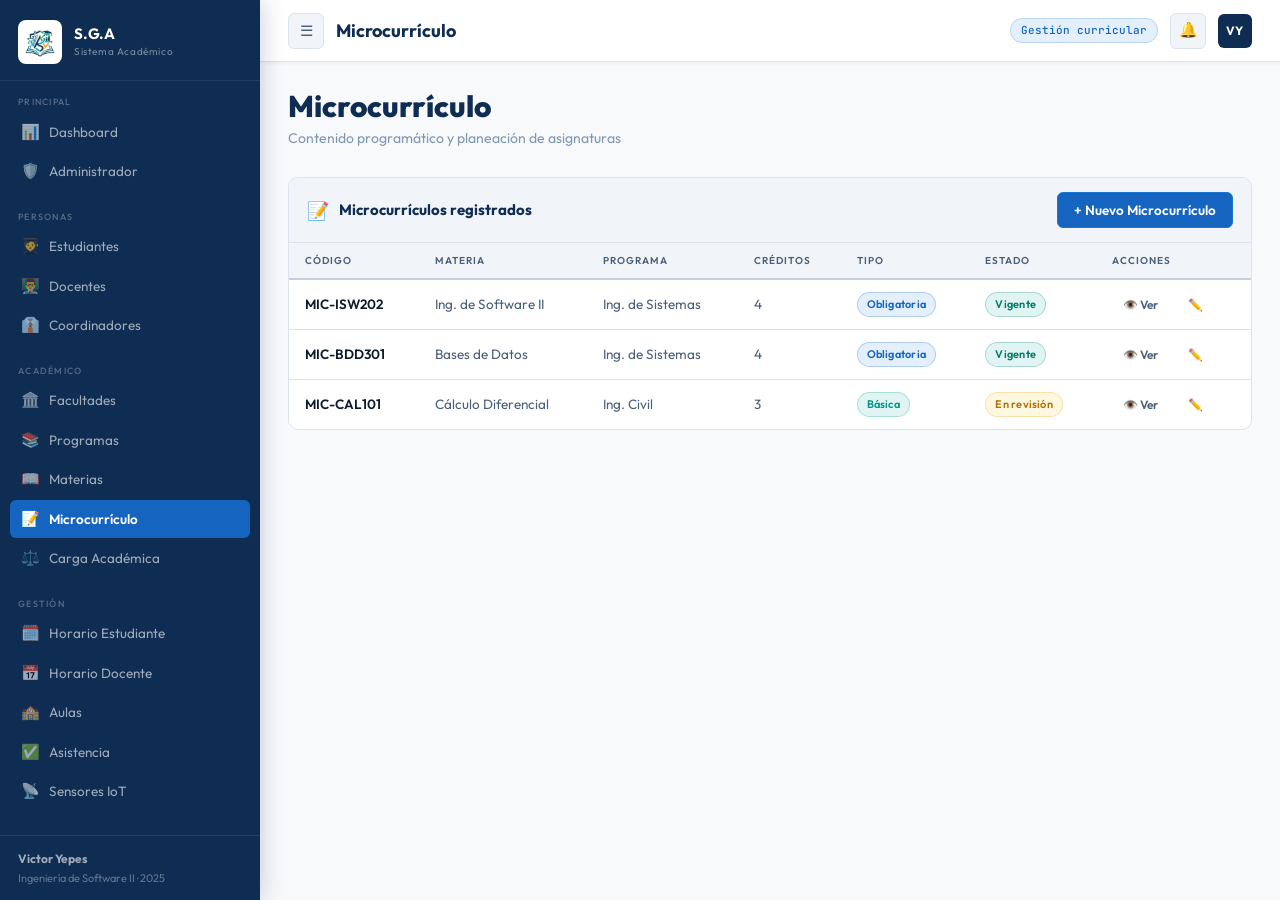
<file: microcurriculo.html>
<!DOCTYPE html>
<html lang="es">
<head>
  <meta charset="UTF-8"/>
  <meta name="viewport" content="width=device-width, initial-scale=1.0"/>
  <title>SGA · Microcurrículo</title>
    <link rel="icon" type="image/x-icon" href="favicon.ico"/>
  <link rel="stylesheet" href="css/styles.css"/>
</head>
<body>
<aside class="sidebar" id="sidebar">
  <div class="sidebar-logo">
    <img src="logo.png" alt="Logo" class="logo-img"/>
    <div>
      <div class="logo-text">S.G.A</div>
      <span class="logo-sub">Sistema Académico</span>
    </div>
  </div>
  <div class="sidebar-section">
    <div class="sidebar-label">Principal</div>
    <a href="index.html" class="nav-item "><span class="nav-icon">📊</span> Dashboard</a>
    <a href="administrador.html" class="nav-item "><span class="nav-icon">🛡️</span> Administrador</a>
  </div>
  <div class="sidebar-section">
    <div class="sidebar-label">Personas</div>
    <a href="estudiantes.html" class="nav-item "><span class="nav-icon">🧑‍🎓</span> Estudiantes</a>
    <a href="docentes.html" class="nav-item "><span class="nav-icon">👨‍🏫</span> Docentes</a>
    <a href="coordinadores.html" class="nav-item "><span class="nav-icon">👔</span> Coordinadores</a>
  </div>
  <div class="sidebar-section">
    <div class="sidebar-label">Académico</div>
    <a href="facultades.html" class="nav-item "><span class="nav-icon">🏛️</span> Facultades</a>
    <a href="programas.html" class="nav-item "><span class="nav-icon">📚</span> Programas</a>
    <a href="materias.html" class="nav-item "><span class="nav-icon">📖</span> Materias</a>
    <a href="microcurriculo.html" class="nav-item active"><span class="nav-icon">📝</span> Microcurrículo</a>
    <a href="carga-academica.html" class="nav-item "><span class="nav-icon">⚖️</span> Carga Académica</a>
  </div>
  <div class="sidebar-section">
    <div class="sidebar-label">Gestión</div>
    <a href="horario-estudiante.html" class="nav-item "><span class="nav-icon">🗓️</span> Horario Estudiante</a>
    <a href="horario-docente.html" class="nav-item "><span class="nav-icon">📅</span> Horario Docente</a>
    <a href="aulas.html" class="nav-item "><span class="nav-icon">🏫</span> Aulas</a>
    <a href="asistencia.html" class="nav-item "><span class="nav-icon">✅</span> Asistencia</a>
    <a href="sensores.html" class="nav-item "><span class="nav-icon">📡</span> Sensores IoT</a>
  </div>
  <div class="sidebar-footer">
    <strong>Victor Yepes</strong>
    Ingeniería de Software II · 2025
  </div>
</aside>

<div class="main">
  <header class="topbar">
    <button class="btn-icon" onclick="toggleSidebar()">☰</button>
    <span class="topbar-title">Microcurrículo</span>
    <span class="topbar-badge">Gestión curricular</span>
    <div class="btn-icon">🔔</div><div class="avatar">VY</div>
  </header>
  <div class="page-content">

    <div class="page-header fade-up"><h1 class="page-title">Microcurrículo</h1><p class="page-subtitle">Contenido programático y planeación de asignaturas</p></div>
    <div class="card fade-up" style="margin-bottom:20px">
      <div class="card-header"><span style="font-size:18px">📝</span><span class="card-title">Microcurrículos registrados</span><button class="btn btn-primary" onclick="openModal('modal-micro')">+ Nuevo Microcurrículo</button></div>
      <div class="table-wrap">
        <table><thead><tr><th>Código</th><th>Materia</th><th>Programa</th><th>Créditos</th><th>Tipo</th><th>Estado</th><th>Acciones</th></tr></thead>
          <tbody>
            <tr><td>MIC-ISW202</td><td>Ing. de Software II</td><td>Ing. de Sistemas</td><td>4</td><td><span class="badge badge-blue">Obligatoria</span></td><td><span class="badge badge-green">Vigente</span></td><td><div class="flex gap-2"><button class="btn btn-ghost btn-sm" onclick="openModal('modal-micro-det')">👁️ Ver</button><button class="btn btn-ghost btn-sm" onclick="openModal('modal-micro')">✏️</button></div></td></tr>
            <tr><td>MIC-BDD301</td><td>Bases de Datos</td><td>Ing. de Sistemas</td><td>4</td><td><span class="badge badge-blue">Obligatoria</span></td><td><span class="badge badge-green">Vigente</span></td><td><div class="flex gap-2"><button class="btn btn-ghost btn-sm" onclick="openModal('modal-micro-det')">👁️ Ver</button><button class="btn btn-ghost btn-sm" onclick="openModal('modal-micro')">✏️</button></div></td></tr>
            <tr><td>MIC-CAL101</td><td>Cálculo Diferencial</td><td>Ing. Civil</td><td>3</td><td><span class="badge badge-cyan">Básica</span></td><td><span class="badge badge-gold">En revisión</span></td><td><div class="flex gap-2"><button class="btn btn-ghost btn-sm" onclick="openModal('modal-micro-det')">👁️ Ver</button><button class="btn btn-ghost btn-sm" onclick="openModal('modal-micro')">✏️</button></div></td></tr>
          </tbody>
        </table>
      </div>
    </div>
    <div class="modal-overlay" id="modal-micro">
      <div class="modal">
        <div class="modal-header"><span style="font-size:20px">📝</span><span class="modal-title">Registrar Microcurrículo</span><button class="btn-icon" onclick="closeModal('modal-micro')">✕</button></div>
        <div class="modal-body"><div class="form-grid form-grid-2">
          <div class="form-group"><label class="form-label">Código Microcurrículo</label><input class="form-input" placeholder="MIC-XXX"/></div>
          <div class="form-group"><label class="form-label">Nombre Materia</label><input class="form-input" placeholder="Nombre"/></div>
          <div class="form-group"><label class="form-label">Programa</label><select class="form-select"><option>Ing. de Sistemas</option><option>Admón. Empresas</option></select></div>
          <div class="form-group"><label class="form-label">Número Créditos</label><input class="form-input" type="number" placeholder="3"/></div>
          <div class="form-group"><label class="form-label">Tipo Asignatura</label><select class="form-select"><option>Obligatoria</option><option>Electiva</option><option>Básica</option></select></div>
          <div class="form-group"><label class="form-label">Naturaleza</label><select class="form-select"><option>Teórica</option><option>Práctica</option><option>Teórico-práctica</option></select></div>
          <div class="form-group"><label class="form-label">Dpto. Oferente</label><input class="form-input" placeholder="Departamento"/></div>
          <div class="form-group"><label class="form-label">Prerrequisitos</label><input class="form-input" placeholder="Ej: MAT-101"/></div>
          <div class="form-group" style="grid-column:1/-1"><label class="form-label">Descripción Asignatura</label><textarea class="form-textarea" placeholder="Descripción general..."></textarea></div>
          <div class="form-group" style="grid-column:1/-1"><label class="form-label">Objetivo General</label><textarea class="form-textarea" placeholder="Objetivo general..."></textarea></div>
          <div class="form-group"><label class="form-label">Nivel Superior</label><input class="form-input" placeholder="Criterio nivel superior"/></div>
          <div class="form-group"><label class="form-label">Nivel Normal</label><input class="form-input" placeholder="Criterio nivel normal"/></div>
          <div class="form-group"><label class="form-label">Nivel Bajo</label><input class="form-input" placeholder="Criterio nivel bajo"/></div>
          <div class="form-group"><label class="form-label">Nivel Deficiente</label><input class="form-input" placeholder="Criterio nivel deficiente"/></div>
          <div class="form-group"><label class="form-label">1er Parcial (%)</label><input class="form-input" type="number" placeholder="30"/></div>
          <div class="form-group"><label class="form-label">2do Parcial (%)</label><input class="form-input" type="number" placeholder="30"/></div>
          <div class="form-group"><label class="form-label">3er Parcial (%)</label><input class="form-input" type="number" placeholder="40"/></div>
        </div></div>
        <div class="modal-footer"><button class="btn btn-outline" onclick="closeModal('modal-micro')">Cancelar</button><button class="btn btn-primary" onclick="toast('Microcurrículo guardado','success');closeModal('modal-micro')">Guardar</button></div>
      </div>
    </div>
    <div class="modal-overlay" id="modal-micro-det">
      <div class="modal">
        <div class="modal-header"><span style="font-size:20px">📋</span><span class="modal-title">Microcurrículo · Ing. de Software II</span><button class="btn-icon" onclick="closeModal('modal-micro-det')">✕</button></div>
        <div class="modal-body">
          <div class="form-grid form-grid-2">
            <div class="form-group"><label class="form-label">Código</label><div class="form-input" style="opacity:.7">MIC-ISW202</div></div>
            <div class="form-group"><label class="form-label">Créditos</label><div class="form-input" style="opacity:.7">4</div></div>
            <div class="form-group"><label class="form-label">Tipo</label><div class="form-input" style="opacity:.7">Obligatoria</div></div>
            <div class="form-group"><label class="form-label">Naturaleza</label><div class="form-input" style="opacity:.7">Teórico-práctica</div></div>
            <div class="form-group" style="grid-column:1/-1"><label class="form-label">Descripción</label><div class="form-textarea" style="opacity:.7;padding:9px 12px;background:var(--surface2);border-radius:8px;font-size:13px">Asignatura que aborda el desarrollo de software con metodologías ágiles, diseño de sistemas, patrones de diseño y gestión de proyectos de software.</div></div>
            <div class="form-group"><label class="form-label">1er Parcial</label><div class="form-input" style="opacity:.7">30%</div></div>
            <div class="form-group"><label class="form-label">2do Parcial</label><div class="form-input" style="opacity:.7">30%</div></div>
            <div class="form-group"><label class="form-label">3er Parcial</label><div class="form-input" style="opacity:.7">40%</div></div>
          </div>
        </div>
        <div class="modal-footer"><button class="btn btn-outline" onclick="closeModal('modal-micro-det')">Cerrar</button></div>
      </div>
    </div>

  </div>
</div>
<script src="js/app.js"></script>

</body>
</html>
</file>
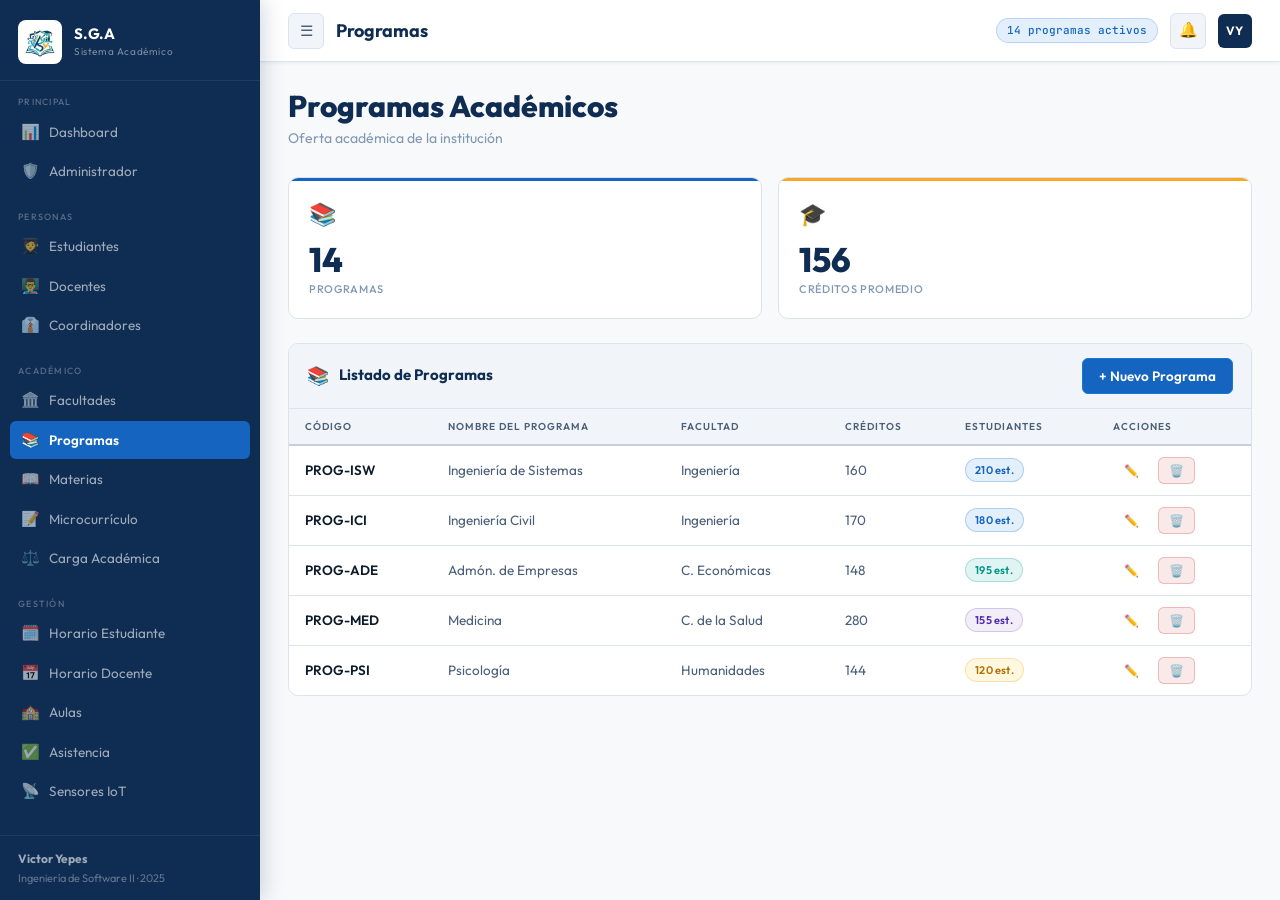
<file: programas.html>
<!DOCTYPE html>
<html lang="es">
<head>
  <meta charset="UTF-8"/>
  <meta name="viewport" content="width=device-width, initial-scale=1.0"/>
  <title>SGA · Programas</title>
    <link rel="icon" type="image/x-icon" href="favicon.ico"/>
  <link rel="stylesheet" href="css/styles.css"/>
</head>
<body>
<aside class="sidebar" id="sidebar">
  <div class="sidebar-logo">
    <img src="logo.png" alt="Logo" class="logo-img"/>
    <div>
      <div class="logo-text">S.G.A</div>
      <span class="logo-sub">Sistema Académico</span>
    </div>
  </div>
  <div class="sidebar-section">
    <div class="sidebar-label">Principal</div>
    <a href="index.html" class="nav-item "><span class="nav-icon">📊</span> Dashboard</a>
    <a href="administrador.html" class="nav-item "><span class="nav-icon">🛡️</span> Administrador</a>
  </div>
  <div class="sidebar-section">
    <div class="sidebar-label">Personas</div>
    <a href="estudiantes.html" class="nav-item "><span class="nav-icon">🧑‍🎓</span> Estudiantes</a>
    <a href="docentes.html" class="nav-item "><span class="nav-icon">👨‍🏫</span> Docentes</a>
    <a href="coordinadores.html" class="nav-item "><span class="nav-icon">👔</span> Coordinadores</a>
  </div>
  <div class="sidebar-section">
    <div class="sidebar-label">Académico</div>
    <a href="facultades.html" class="nav-item "><span class="nav-icon">🏛️</span> Facultades</a>
    <a href="programas.html" class="nav-item active"><span class="nav-icon">📚</span> Programas</a>
    <a href="materias.html" class="nav-item "><span class="nav-icon">📖</span> Materias</a>
    <a href="microcurriculo.html" class="nav-item "><span class="nav-icon">📝</span> Microcurrículo</a>
    <a href="carga-academica.html" class="nav-item "><span class="nav-icon">⚖️</span> Carga Académica</a>
  </div>
  <div class="sidebar-section">
    <div class="sidebar-label">Gestión</div>
    <a href="horario-estudiante.html" class="nav-item "><span class="nav-icon">🗓️</span> Horario Estudiante</a>
    <a href="horario-docente.html" class="nav-item "><span class="nav-icon">📅</span> Horario Docente</a>
    <a href="aulas.html" class="nav-item "><span class="nav-icon">🏫</span> Aulas</a>
    <a href="asistencia.html" class="nav-item "><span class="nav-icon">✅</span> Asistencia</a>
    <a href="sensores.html" class="nav-item "><span class="nav-icon">📡</span> Sensores IoT</a>
  </div>
  <div class="sidebar-footer">
    <strong>Victor Yepes</strong>
    Ingeniería de Software II · 2025
  </div>
</aside>

<div class="main">
  <header class="topbar">
    <button class="btn-icon" onclick="toggleSidebar()">☰</button>
    <span class="topbar-title">Programas</span>
    <span class="topbar-badge">14 programas activos</span>
    <div class="btn-icon">🔔</div><div class="avatar">VY</div>
  </header>
  <div class="page-content">

    <div class="page-header fade-up"><h1 class="page-title">Programas Académicos</h1><p class="page-subtitle">Oferta académica de la institución</p></div>
    <div class="stats-grid">
      <div class="stat-card blue fade-up"><div class="stat-icon">📚</div><div class="stat-value" data-count="14">0</div><div class="stat-label">Programas</div></div>
      <div class="stat-card gold fade-up fade-up-1"><div class="stat-icon">🎓</div><div class="stat-value" data-count="156">0</div><div class="stat-label">Créditos promedio</div></div>
    </div>
    <div class="card fade-up">
      <div class="card-header"><span style="font-size:18px">📚</span><span class="card-title">Listado de Programas</span><button class="btn btn-primary" onclick="openModal('modal-prog')">+ Nuevo Programa</button></div>
      <div class="table-wrap">
        <table><thead><tr><th>Código</th><th>Nombre del Programa</th><th>Facultad</th><th>Créditos</th><th>Estudiantes</th><th>Acciones</th></tr></thead>
          <tbody>
            <tr><td>PROG-ISW</td><td>Ingeniería de Sistemas</td><td>Ingeniería</td><td>160</td><td><span class="badge badge-blue">210 est.</span></td><td><div class="flex gap-2"><button class="btn btn-ghost btn-sm" onclick="openModal('modal-prog')">✏️</button><button class="btn btn-danger btn-sm">🗑️</button></div></td></tr>
            <tr><td>PROG-ICI</td><td>Ingeniería Civil</td><td>Ingeniería</td><td>170</td><td><span class="badge badge-blue">180 est.</span></td><td><div class="flex gap-2"><button class="btn btn-ghost btn-sm" onclick="openModal('modal-prog')">✏️</button><button class="btn btn-danger btn-sm">🗑️</button></div></td></tr>
            <tr><td>PROG-ADE</td><td>Admón. de Empresas</td><td>C. Económicas</td><td>148</td><td><span class="badge badge-cyan">195 est.</span></td><td><div class="flex gap-2"><button class="btn btn-ghost btn-sm" onclick="openModal('modal-prog')">✏️</button><button class="btn btn-danger btn-sm">🗑️</button></div></td></tr>
            <tr><td>PROG-MED</td><td>Medicina</td><td>C. de la Salud</td><td>280</td><td><span class="badge badge-purple">155 est.</span></td><td><div class="flex gap-2"><button class="btn btn-ghost btn-sm" onclick="openModal('modal-prog')">✏️</button><button class="btn btn-danger btn-sm">🗑️</button></div></td></tr>
            <tr><td>PROG-PSI</td><td>Psicología</td><td>Humanidades</td><td>144</td><td><span class="badge badge-gold">120 est.</span></td><td><div class="flex gap-2"><button class="btn btn-ghost btn-sm" onclick="openModal('modal-prog')">✏️</button><button class="btn btn-danger btn-sm">🗑️</button></div></td></tr>
          </tbody>
        </table>
      </div>
    </div>
    <div class="modal-overlay" id="modal-prog">
      <div class="modal">
        <div class="modal-header"><span style="font-size:20px">📚</span><span class="modal-title">Registrar Programa</span><button class="btn-icon" onclick="closeModal('modal-prog')">✕</button></div>
        <div class="modal-body"><div class="form-grid form-grid-2">
          <div class="form-group"><label class="form-label">Código Programa</label><input class="form-input" placeholder="PROG-XXX"/></div>
          <div class="form-group"><label class="form-label">Nombre del Programa</label><input class="form-input" placeholder="Nombre"/></div>
          <div class="form-group"><label class="form-label">Facultad</label><select class="form-select"><option>Ingeniería</option><option>C. Económicas</option><option>C. de la Salud</option><option>Humanidades</option></select></div>
          <div class="form-group"><label class="form-label">Número de Créditos</label><input class="form-input" type="number" placeholder="160"/></div>
        </div></div>
        <div class="modal-footer"><button class="btn btn-outline" onclick="closeModal('modal-prog')">Cancelar</button><button class="btn btn-primary" onclick="toast('Programa registrado','success');closeModal('modal-prog')">Guardar</button></div>
      </div>
    </div>

  </div>
</div>
<script src="js/app.js"></script>
</body>
</html>
</file>
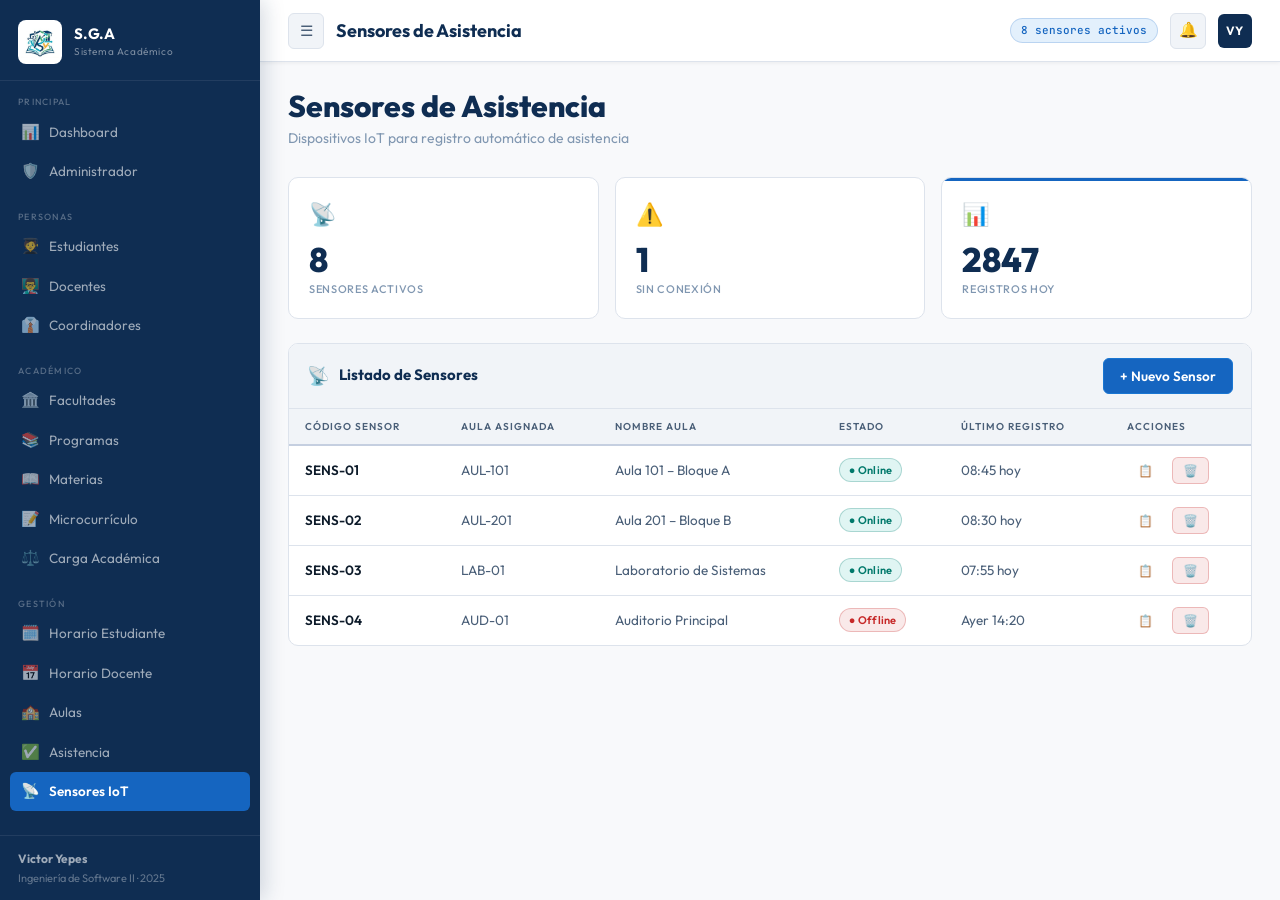
<file: sensores.html>
<!DOCTYPE html>
<html lang="es">
<head>
  <meta charset="UTF-8"/>
  <meta name="viewport" content="width=device-width, initial-scale=1.0"/>
  <title>SGA · Sensores de Asistencia</title>
    <link rel="icon" type="image/x-icon" href="favicon.ico"/>
  <link rel="stylesheet" href="css/styles.css"/>
</head>
<body>
<aside class="sidebar" id="sidebar">
  <div class="sidebar-logo">
    <img src="logo.png" alt="Logo" class="logo-img"/>
    <div>
      <div class="logo-text">S.G.A</div>
      <span class="logo-sub">Sistema Académico</span>
    </div>
  </div>
  <div class="sidebar-section">
    <div class="sidebar-label">Principal</div>
    <a href="index.html" class="nav-item "><span class="nav-icon">📊</span> Dashboard</a>
    <a href="administrador.html" class="nav-item "><span class="nav-icon">🛡️</span> Administrador</a>
  </div>
  <div class="sidebar-section">
    <div class="sidebar-label">Personas</div>
    <a href="estudiantes.html" class="nav-item "><span class="nav-icon">🧑‍🎓</span> Estudiantes</a>
    <a href="docentes.html" class="nav-item "><span class="nav-icon">👨‍🏫</span> Docentes</a>
    <a href="coordinadores.html" class="nav-item "><span class="nav-icon">👔</span> Coordinadores</a>
  </div>
  <div class="sidebar-section">
    <div class="sidebar-label">Académico</div>
    <a href="facultades.html" class="nav-item "><span class="nav-icon">🏛️</span> Facultades</a>
    <a href="programas.html" class="nav-item "><span class="nav-icon">📚</span> Programas</a>
    <a href="materias.html" class="nav-item "><span class="nav-icon">📖</span> Materias</a>
    <a href="microcurriculo.html" class="nav-item "><span class="nav-icon">📝</span> Microcurrículo</a>
    <a href="carga-academica.html" class="nav-item "><span class="nav-icon">⚖️</span> Carga Académica</a>
  </div>
  <div class="sidebar-section">
    <div class="sidebar-label">Gestión</div>
    <a href="horario-estudiante.html" class="nav-item "><span class="nav-icon">🗓️</span> Horario Estudiante</a>
    <a href="horario-docente.html" class="nav-item "><span class="nav-icon">📅</span> Horario Docente</a>
    <a href="aulas.html" class="nav-item "><span class="nav-icon">🏫</span> Aulas</a>
    <a href="asistencia.html" class="nav-item "><span class="nav-icon">✅</span> Asistencia</a>
    <a href="sensores.html" class="nav-item active"><span class="nav-icon">📡</span> Sensores IoT</a>
  </div>
  <div class="sidebar-footer">
    <strong>Victor Yepes</strong>
    Ingeniería de Software II · 2025
  </div>
</aside>

<div class="main">
  <header class="topbar">
    <button class="btn-icon" onclick="toggleSidebar()">☰</button>
    <span class="topbar-title">Sensores de Asistencia</span>
    <span class="topbar-badge">8 sensores activos</span>
    <div class="btn-icon">🔔</div><div class="avatar">VY</div>
  </header>
  <div class="page-content">

    <div class="page-header fade-up"><h1 class="page-title">Sensores de Asistencia</h1><p class="page-subtitle">Dispositivos IoT para registro automático de asistencia</p></div>
    <div class="stats-grid">
      <div class="stat-card green fade-up"><div class="stat-icon">📡</div><div class="stat-value" data-count="8">0</div><div class="stat-label">Sensores activos</div></div>
      <div class="stat-card red fade-up fade-up-1"><div class="stat-icon">⚠️</div><div class="stat-value" data-count="1">0</div><div class="stat-label">Sin conexión</div></div>
      <div class="stat-card blue fade-up fade-up-2"><div class="stat-icon">📊</div><div class="stat-value" data-count="2847">0</div><div class="stat-label">Registros hoy</div></div>
    </div>
    <div class="card fade-up">
      <div class="card-header"><span style="font-size:18px">📡</span><span class="card-title">Listado de Sensores</span><button class="btn btn-primary" onclick="openModal('modal-sensor')">+ Nuevo Sensor</button></div>
      <div class="table-wrap">
        <table><thead><tr><th>Código Sensor</th><th>Aula Asignada</th><th>Nombre Aula</th><th>Estado</th><th>Último Registro</th><th>Acciones</th></tr></thead>
          <tbody>
            <tr><td>SENS-01</td><td>AUL-101</td><td>Aula 101 – Bloque A</td><td><span class="badge badge-green">● Online</span></td><td>08:45 hoy</td><td><div class="flex gap-2"><button class="btn btn-ghost btn-sm" onclick="toast('Registro enviado','success')">📋</button><button class="btn btn-danger btn-sm">🗑️</button></div></td></tr>
            <tr><td>SENS-02</td><td>AUL-201</td><td>Aula 201 – Bloque B</td><td><span class="badge badge-green">● Online</span></td><td>08:30 hoy</td><td><div class="flex gap-2"><button class="btn btn-ghost btn-sm" onclick="toast('Registro enviado','success')">📋</button><button class="btn btn-danger btn-sm">🗑️</button></div></td></tr>
            <tr><td>SENS-03</td><td>LAB-01</td><td>Laboratorio de Sistemas</td><td><span class="badge badge-green">● Online</span></td><td>07:55 hoy</td><td><div class="flex gap-2"><button class="btn btn-ghost btn-sm" onclick="toast('Registro enviado','success')">📋</button><button class="btn btn-danger btn-sm">🗑️</button></div></td></tr>
            <tr><td>SENS-04</td><td>AUD-01</td><td>Auditorio Principal</td><td><span class="badge badge-red">● Offline</span></td><td>Ayer 14:20</td><td><div class="flex gap-2"><button class="btn btn-ghost btn-sm" onclick="toast('Sin conexión','error')">📋</button><button class="btn btn-danger btn-sm">🗑️</button></div></td></tr>
          </tbody>
        </table>
      </div>
    </div>
    <div class="modal-overlay" id="modal-sensor">
      <div class="modal">
        <div class="modal-header"><span style="font-size:20px">📡</span><span class="modal-title">Registrar Sensor</span><button class="btn-icon" onclick="closeModal('modal-sensor')">✕</button></div>
        <div class="modal-body"><div class="form-grid form-grid-2">
          <div class="form-group"><label class="form-label">Código Sensor</label><input class="form-input" placeholder="SENS-XX"/></div>
          <div class="form-group"><label class="form-label">Aula Asignada</label><select class="form-select"><option>AUL-101</option><option>AUL-201</option><option>LAB-01</option><option>AUD-01</option></select></div>
        </div></div>
        <div class="modal-footer"><button class="btn btn-outline" onclick="closeModal('modal-sensor')">Cancelar</button><button class="btn btn-primary" onclick="toast('Sensor registrado','success');closeModal('modal-sensor')">Guardar</button></div>
      </div>
    </div>

  </div>
</div>
<script src="js/app.js"></script>
</body>
</html>
</file>
<file: css/styles.css>
@import url('https://fonts.googleapis.com/css2?family=Outfit:wght@300;400;500;600;700;800&family=JetBrains+Mono:wght@400;500&display=swap');

:root {
  /* ── PALETA DEL LOGO ── */
  --navy:    #0f2d52;   /* azul marino oscuro del logo */
  --blue:    #1565c0;   /* azul medio */
  --blue2:   #1976d2;
  --blue-lt: #e3f0fc;
  --blue-gl: rgba(21,101,192,0.12);

  --teal:    #00796b;   /* verde teal del logo */
  --teal2:   #009688;
  --teal-lt: #e0f5f3;
  --teal-gl: rgba(0,121,107,0.12);

  --orange:  #e65100;   /* naranja del logo */
  --orange2: #f57c00;
  --orange-lt: #fff3e0;
  --orange-gl: rgba(230,81,0,0.12);

  --gold:    #f9a825;   /* dorado del logo */
  --gold-lt: #fff8e1;

  /* ── NEUTROS ── */
  --bg:      #f8f9fb;
  --surface: #ffffff;
  --surface2:#f1f4f8;
  --border:  #dde3ec;
  --border2: #c5cfe0;

  --ink:     #0d1b2a;
  --ink2:    #253548;
  --ink3:    #4a5f78;
  --ink4:    #8097b1;

  /* ── SEMÁNTICOS ── */
  --success: var(--teal);
  --danger:  #c62828;
  --danger-lt: rgba(198,40,40,0.1);
  --warning: var(--orange);

  --sidebar-w: 260px;
  --header-h:  62px;
  --radius:    10px;
  --radius-sm: 6px;
}

*, *::before, *::after { box-sizing: border-box; margin: 0; padding: 0; }
html { scroll-behavior: smooth; }

body {
  font-family: 'Outfit', sans-serif;
  background: var(--bg);
  color: var(--ink);
  min-height: 100vh;
  display: flex;
  font-size: 15px;
  line-height: 1.5;
}

/* ── SIDEBAR ── */
.sidebar {
  width: var(--sidebar-w);
  background: var(--navy);
  height: 100vh;
  position: fixed;
  top: 0; left: 0;
  display: flex;
  flex-direction: column;
  z-index: 100;
  overflow-y: auto;
  box-shadow: 4px 0 20px rgba(15,45,82,0.18);
}

.sidebar-logo {
  padding: 20px 18px 16px;
  border-bottom: 1px solid rgba(255,255,255,0.08);
  display: flex;
  align-items: center;
  gap: 12px;
}

.logo-img {
  width: 44px; height: 44px;
  object-fit: contain;
  border-radius: 8px;
  background: #fff;
  padding: 3px;
  flex-shrink: 0;
}

.logo-text  {
  font-weight: 700;
  font-size: 15px;
  color: #fff;
  line-height: 1.2;
}
.logo-sub {
  font-size: 10px;
  color: rgba(255,255,255,0.45);
  letter-spacing: 0.06em;
  font-weight: 400;
  margin-top: 1px;
  display: block;
}

.sidebar-section { padding: 14px 10px 4px; }

.sidebar-label {
  font-size: 9px;
  text-transform: uppercase;
  letter-spacing: 0.14em;
  color: rgba(255,255,255,0.3);
  padding: 0 8px;
  margin-bottom: 4px;
  font-weight: 500;
}

.nav-item {
  display: flex;
  align-items: center;
  gap: 9px;
  padding: 8px 10px;
  border-radius: var(--radius-sm);
  text-decoration: none;
  color: rgba(255,255,255,0.6);
  font-size: 13.5px;
  font-weight: 400;
  transition: all 0.15s;
  margin-bottom: 1px;
}

.nav-item:hover {
  background: rgba(255,255,255,0.08);
  color: #fff;
}

.nav-item.active {
  background: var(--blue);
  color: #fff;
  font-weight: 600;
}

.nav-icon { font-size: 15px; width: 20px; text-align: center; }

.sidebar-footer {
  margin-top: auto;
  padding: 14px 18px;
  border-top: 1px solid rgba(255,255,255,0.08);
  font-size: 11px;
  color: rgba(255,255,255,0.35);
}
.sidebar-footer strong { display: block; color: rgba(255,255,255,0.6); font-size: 12px; margin-bottom: 2px; }

/* ── MAIN ── */
.main {
  margin-left: var(--sidebar-w);
  flex: 1;
  display: flex;
  flex-direction: column;
  min-height: 100vh;
}

/* ── TOPBAR ── */
.topbar {
  height: var(--header-h);
  background: var(--surface);
  border-bottom: 1px solid var(--border);
  display: flex;
  align-items: center;
  padding: 0 28px;
  gap: 12px;
  position: sticky;
  top: 0;
  z-index: 50;
  box-shadow: 0 1px 4px rgba(0,0,0,0.06);
}

.topbar-title {
  font-weight: 700;
  font-size: 18px;
  color: var(--navy);
  flex: 1;
}

.topbar-badge {
  background: var(--blue-lt);
  border: 1px solid rgba(21,101,192,0.2);
  color: var(--blue);
  font-size: 11px;
  font-family: 'JetBrains Mono', monospace;
  padding: 3px 10px;
  border-radius: 20px;
  font-weight: 500;
}

.btn-icon {
  width: 36px; height: 36px;
  border-radius: var(--radius-sm);
  background: var(--surface2);
  border: 1px solid var(--border);
  color: var(--ink3);
  display: flex; align-items: center; justify-content: center;
  cursor: pointer;
  font-size: 15px;
  transition: all 0.15s;
}
.btn-icon:hover { background: var(--border); color: var(--ink); }

.avatar {
  width: 34px; height: 34px;
  border-radius: var(--radius-sm);
  background: var(--navy);
  display: flex; align-items: center; justify-content: center;
  font-size: 12px;
  font-weight: 700;
  color: #fff;
  cursor: pointer;
  letter-spacing: 0.04em;
}

/* ── PAGE CONTENT ── */
.page-content { padding: 28px; flex: 1; }

.page-header { margin-bottom: 28px; }

.page-title {
  font-weight: 800;
  font-size: 30px;
  color: var(--navy);
  line-height: 1.1;
}

.page-subtitle { color: var(--ink4); font-size: 14px; margin-top: 5px; }

/* ── STAT CARDS ── */
.stats-grid {
  display: grid;
  grid-template-columns: repeat(auto-fit, minmax(185px, 1fr));
  gap: 16px;
  margin-bottom: 24px;
}

.stat-card {
  background: var(--surface);
  border: 1px solid var(--border);
  border-radius: var(--radius);
  padding: 20px;
  position: relative;
  overflow: hidden;
  transition: box-shadow 0.2s, transform 0.2s;
}
.stat-card:hover { box-shadow: 0 4px 20px rgba(0,0,0,0.08); transform: translateY(-1px); }

.stat-card::before {
  content: '';
  position: absolute;
  top: 0; left: 0; right: 0;
  height: 3px;
}
.stat-card.navy::before   { background: var(--navy); }
.stat-card.blue::before   { background: var(--blue); }
.stat-card.teal::before   { background: var(--teal); }
.stat-card.orange::before { background: var(--orange); }
.stat-card.gold::before   { background: var(--gold); }

.stat-icon { font-size: 22px; margin-bottom: 12px; }
.stat-value { font-weight: 800; font-size: 34px; color: var(--navy); line-height: 1; }
.stat-label { font-size: 11px; color: var(--ink4); margin-top: 4px; text-transform: uppercase; letter-spacing: 0.06em; font-weight: 500; }
.stat-delta { font-size: 12px; margin-top: 8px; color: var(--teal); font-weight: 500; }

/* ── CARD ── */
.card { background: var(--surface); border: 1px solid var(--border); border-radius: var(--radius); overflow: hidden; }
.card-header { padding: 14px 18px; border-bottom: 1px solid var(--border); display: flex; align-items: center; gap: 10px; background: var(--surface2); }
.card-title { font-weight: 700; font-size: 15px; color: var(--navy); flex: 1; }
.card-body { padding: 20px; }

/* ── TABLE ── */
.table-wrap { overflow-x: auto; }
table { width: 100%; border-collapse: collapse; font-size: 13.5px; }

thead th {
  background: var(--surface2);
  color: var(--ink3);
  font-size: 10px;
  text-transform: uppercase;
  letter-spacing: 0.1em;
  padding: 10px 16px;
  text-align: left;
  font-weight: 600;
  border-bottom: 2px solid var(--border2);
  white-space: nowrap;
}

tbody tr { border-bottom: 1px solid var(--border); transition: background 0.1s; }
tbody tr:last-child { border-bottom: none; }
tbody tr:hover { background: var(--blue-lt); }

td { padding: 11px 16px; color: var(--ink3); vertical-align: middle; }
td:first-child { color: var(--ink); font-weight: 600; }

/* ── BADGES ── */
.badge {
  display: inline-flex; align-items: center; gap: 4px;
  padding: 3px 9px;
  border-radius: 20px;
  font-size: 11px;
  font-weight: 600;
  letter-spacing: 0.02em;
}

.badge-blue   { background: var(--blue-lt);   color: var(--blue);   border: 1px solid rgba(21,101,192,0.25); }
.badge-teal   { background: var(--teal-lt);   color: var(--teal);   border: 1px solid rgba(0,121,107,0.25); }
.badge-green  { background: var(--teal-lt);   color: var(--teal);   border: 1px solid rgba(0,121,107,0.25); }
.badge-orange { background: var(--orange-lt); color: var(--orange); border: 1px solid rgba(230,81,0,0.25); }
.badge-gold   { background: var(--gold-lt);   color: #b37200;       border: 1px solid rgba(249,168,37,0.3); }
.badge-red    { background: var(--danger-lt); color: var(--danger); border: 1px solid rgba(198,40,40,0.25); }
.badge-navy   { background: rgba(15,45,82,0.08); color: var(--navy); border: 1px solid rgba(15,45,82,0.18); }
.badge-cyan   { background: var(--teal-lt);   color: var(--teal2);  border: 1px solid rgba(0,150,136,0.25); }
.badge-purple { background: rgba(81,45,168,0.08); color: #512da8;   border: 1px solid rgba(81,45,168,0.2); }

/* ── BUTTONS ── */
.btn {
  display: inline-flex; align-items: center; gap: 7px;
  padding: 8px 16px;
  border-radius: var(--radius-sm);
  font-size: 13.5px;
  font-family: 'Outfit', sans-serif;
  font-weight: 600;
  cursor: pointer;
  border: none;
  transition: all 0.15s;
  text-decoration: none;
}

.btn-primary  { background: var(--blue);   color: #fff; border: 1px solid var(--blue2); }
.btn-primary:hover { background: var(--navy); transform: translateY(-1px); box-shadow: 0 4px 12px var(--blue-gl); }

.btn-teal     { background: var(--teal);   color: #fff; border: 1px solid var(--teal2); }
.btn-teal:hover { background: var(--teal2); }

.btn-danger   { background: var(--danger-lt); color: var(--danger); border: 1px solid rgba(198,40,40,0.25); }
.btn-danger:hover { background: rgba(198,40,40,0.2); }

.btn-outline  { background: transparent; color: var(--ink2); border: 1px solid var(--border2); }
.btn-outline:hover { border-color: var(--blue); color: var(--blue); background: var(--blue-lt); }

.btn-ghost    { background: transparent; color: var(--ink3); border: 1px solid transparent; }
.btn-ghost:hover { background: var(--surface2); color: var(--ink); border-color: var(--border); }

.btn-sm { padding: 5px 10px; font-size: 12px; }

/* ── FORM ── */
.form-grid   { display: grid; gap: 16px; }
.form-grid-2 { grid-template-columns: 1fr 1fr; }
.form-grid-3 { grid-template-columns: 1fr 1fr 1fr; }
.form-group  { display: flex; flex-direction: column; gap: 5px; }

.form-label {
  font-size: 11px;
  text-transform: uppercase;
  letter-spacing: 0.08em;
  color: var(--ink3);
  font-weight: 600;
}

.form-input, .form-select, .form-textarea {
  background: var(--surface);
  border: 1px solid var(--border2);
  border-radius: var(--radius-sm);
  color: var(--ink);
  font-family: 'Outfit', sans-serif;
  font-size: 14px;
  padding: 9px 12px;
  outline: none;
  transition: border-color 0.15s, box-shadow 0.15s;
  width: 100%;
}

.form-input:focus, .form-select:focus, .form-textarea:focus {
  border-color: var(--blue);
  box-shadow: 0 0 0 3px var(--blue-gl);
}

.form-select option { background: #fff; }
.form-textarea { resize: vertical; min-height: 80px; }

/* ── MODAL ── */
.modal-overlay {
  position: fixed; inset: 0;
  background: rgba(15,45,82,0.45);
  backdrop-filter: blur(4px);
  z-index: 200;
  display: flex; align-items: center; justify-content: center;
  opacity: 0; pointer-events: none; transition: opacity 0.2s;
}
.modal-overlay.open { opacity: 1; pointer-events: all; }

.modal {
  background: var(--surface);
  border: 1px solid var(--border);
  border-radius: var(--radius);
  width: 90%; max-width: 600px; max-height: 90vh;
  overflow-y: auto;
  transform: scale(0.96) translateY(10px);
  transition: transform 0.2s;
  box-shadow: 0 20px 60px rgba(15,45,82,0.2);
}
.modal-overlay.open .modal { transform: scale(1) translateY(0); }

.modal-header {
  padding: 18px 22px;
  border-bottom: 1px solid var(--border);
  display: flex; align-items: center; gap: 12px;
  background: var(--navy);
}
.modal-title { font-weight: 700; font-size: 16px; flex: 1; color: #fff; }
.modal-header .btn-icon { background: rgba(255,255,255,0.1); border-color: rgba(255,255,255,0.15); color: #fff; }

.modal-body { padding: 22px; }
.modal-footer {
  padding: 14px 22px;
  border-top: 1px solid var(--border);
  display: flex; justify-content: flex-end; gap: 10px;
  background: var(--surface2);
}

/* ── SEARCH BAR ── */
.search-bar {
  display: flex; align-items: center; gap: 8px;
  background: var(--surface);
  border: 1px solid var(--border2);
  border-radius: var(--radius-sm);
  padding: 7px 12px;
  flex: 1; max-width: 300px;
}
.search-bar input {
  background: none; border: none; outline: none;
  color: var(--ink); font-family: 'Outfit', sans-serif; font-size: 13.5px; flex: 1;
}
.search-bar input::placeholder { color: var(--ink4); }

/* ── GRID LAYOUTS ── */
.grid-2 { display: grid; grid-template-columns: 1fr 1fr; gap: 20px; }
.grid-3 { display: grid; grid-template-columns: 1fr 1fr 1fr; gap: 20px; }

/* ── PROGRESS BAR ── */
.progress-bar { height: 6px; background: var(--surface2); border-radius: 3px; overflow: hidden; margin-top: 6px; }
.progress-fill { height: 100%; border-radius: 3px; background: linear-gradient(90deg, var(--blue), var(--teal)); transition: width 0.5s; }
.progress-fill.orange { background: linear-gradient(90deg, var(--orange), var(--gold)); }
.progress-fill.navy   { background: linear-gradient(90deg, var(--navy), var(--blue)); }

/* ── ALERT ── */
.alert {
  padding: 11px 16px; font-size: 13.5px;
  display: flex; align-items: center; gap: 10px;
  margin-bottom: 16px; border-radius: var(--radius-sm);
}
.alert-info    { background: var(--blue-lt);   border: 1px solid rgba(21,101,192,0.2);  color: var(--blue);   border-left: 3px solid var(--blue); }
.alert-success { background: var(--teal-lt);   border: 1px solid rgba(0,121,107,0.2);   color: var(--teal);   border-left: 3px solid var(--teal); }
.alert-warning { background: var(--orange-lt); border: 1px solid rgba(230,81,0,0.2);    color: var(--orange); border-left: 3px solid var(--orange); }

/* ── TOAST ── */
.toast-container { position: fixed; bottom: 24px; right: 24px; z-index: 999; display: flex; flex-direction: column; gap: 8px; }

.toast {
  background: var(--surface);
  border: 1px solid var(--border);
  border-left: 4px solid var(--teal);
  padding: 12px 16px;
  font-size: 13.5px;
  display: flex; align-items: center; gap: 10px;
  min-width: 260px;
  animation: toastIn 0.25s ease;
  box-shadow: 0 8px 32px rgba(0,0,0,0.1);
  border-radius: var(--radius-sm);
  font-weight: 500;
}
.toast.error   { border-left-color: var(--danger); }
.toast.info    { border-left-color: var(--blue); }
.toast.warning { border-left-color: var(--orange); }

@keyframes toastIn {
  from { transform: translateX(40px); opacity: 0; }
  to   { transform: translateX(0);    opacity: 1; }
}

/* ── DIVIDER ── */
.divider { border: none; border-top: 1px solid var(--border); margin: 20px 0; }

/* ── UTILS ── */
.flex { display: flex; }
.items-center { align-items: center; }
.gap-2 { gap: 8px; }
.gap-3 { gap: 12px; }
.ml-auto { margin-left: auto; }
.mt-4 { margin-top: 16px; }
.mt-6 { margin-top: 24px; }
.mb-4 { margin-bottom: 16px; }
.text-sm { font-size: 12px; }
.text-xs { font-size: 11px; }
.text-muted { color: var(--ink4); }
.truncate { white-space: nowrap; overflow: hidden; text-overflow: ellipsis; }

/* ── RESPONSIVE ── */
@media (max-width: 900px) {
  :root { --sidebar-w: 0px; }
  .sidebar { transform: translateX(-260px); }
  .sidebar.open { transform: translateX(0); width: 260px; }
  .main { margin-left: 0; }
  .form-grid-2, .form-grid-3, .grid-2, .grid-3 { grid-template-columns: 1fr; }
}

/* ── ANIMATIONS ── */
@keyframes fadeUp {
  from { opacity: 0; transform: translateY(12px); }
  to   { opacity: 1; transform: translateY(0); }
}
.fade-up   { animation: fadeUp 0.4s ease both; }
.fade-up-1 { animation-delay: 0.06s; }
.fade-up-2 { animation-delay: 0.12s; }
.fade-up-3 { animation-delay: 0.18s; }
.fade-up-4 { animation-delay: 0.24s; }
</file>
